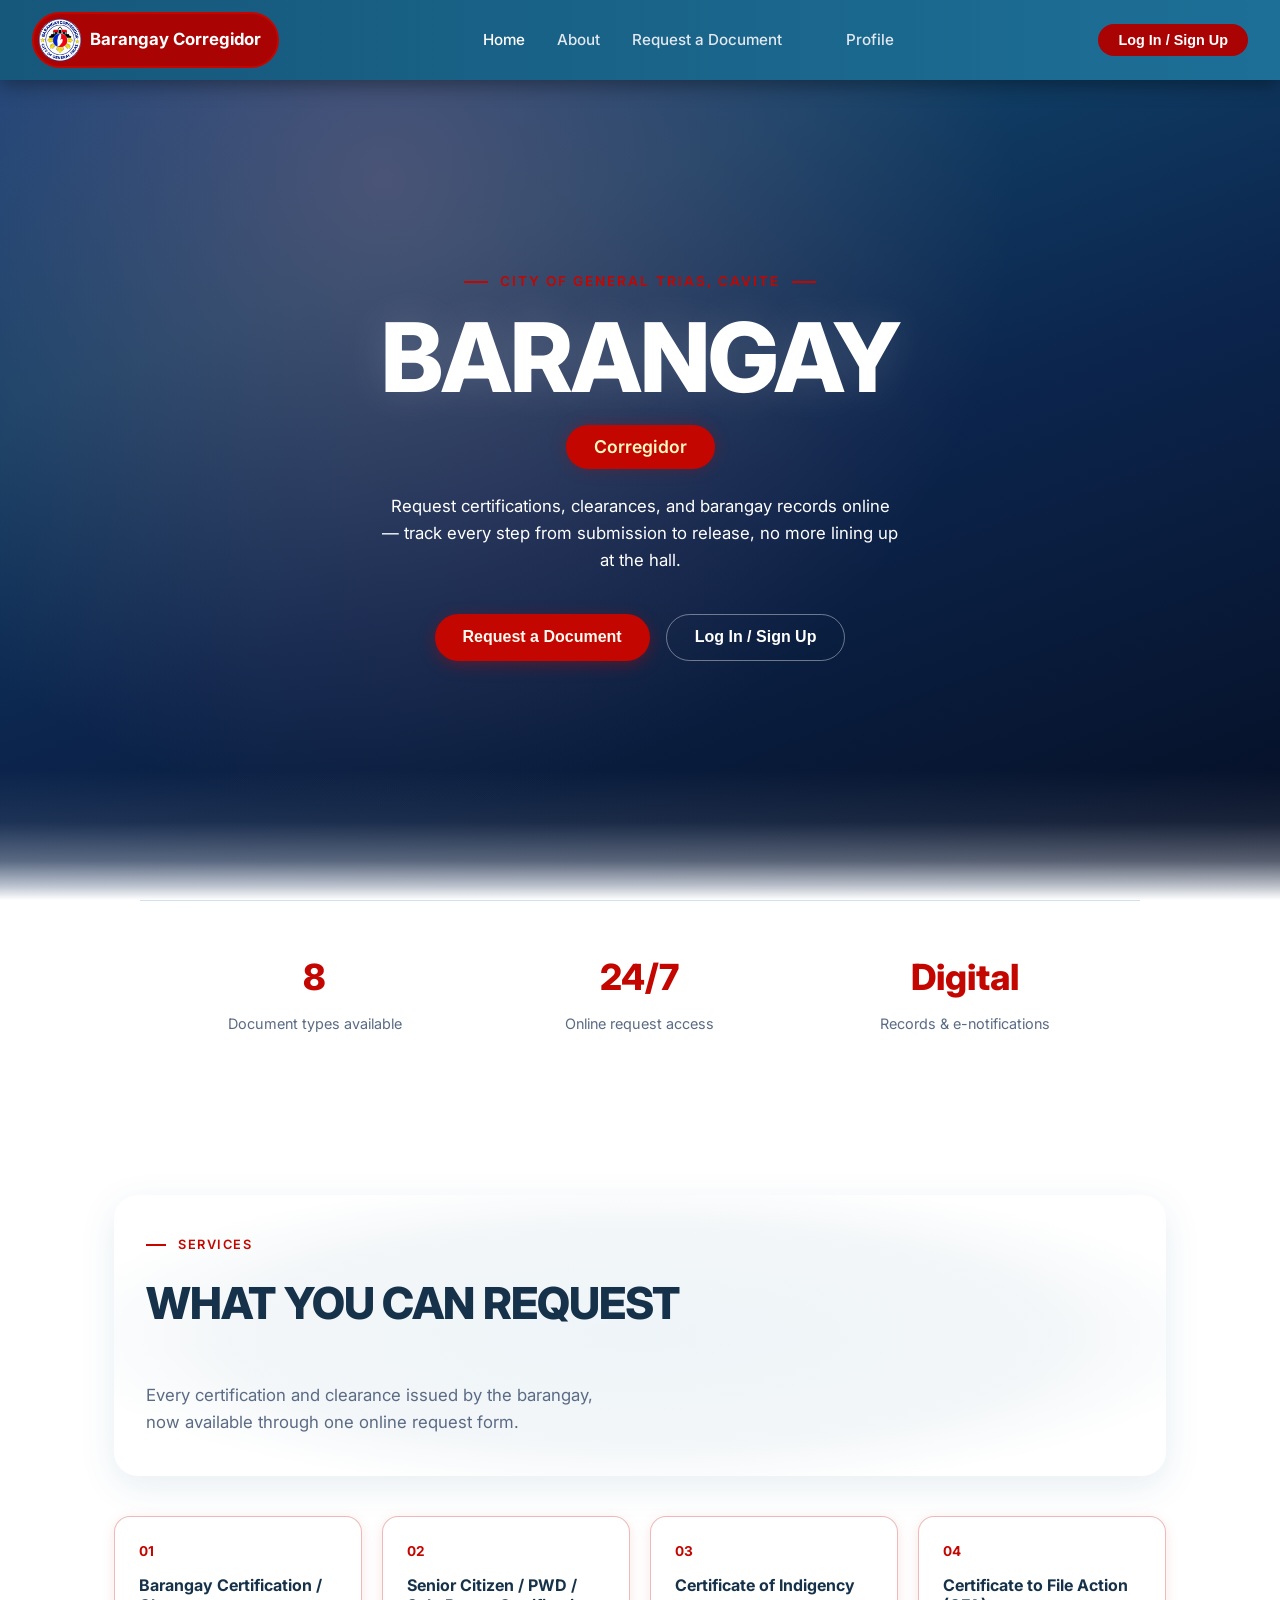
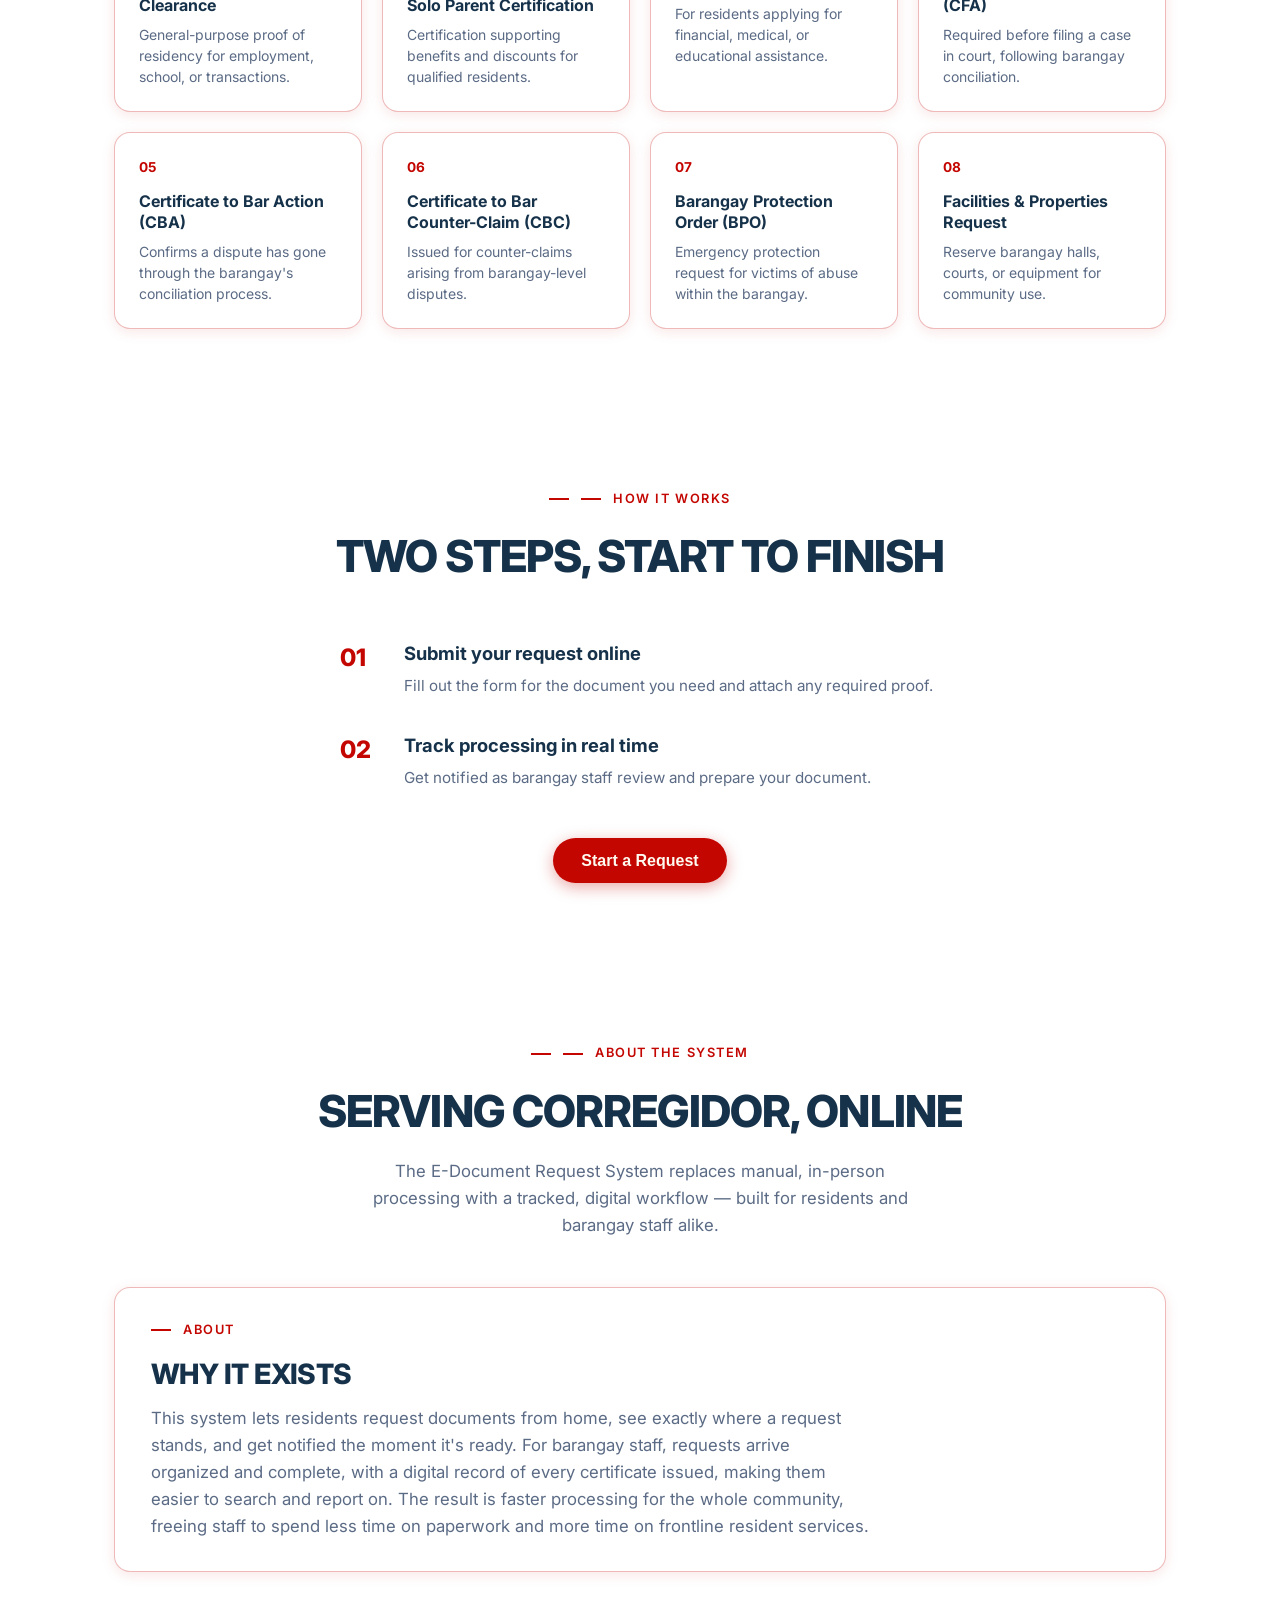
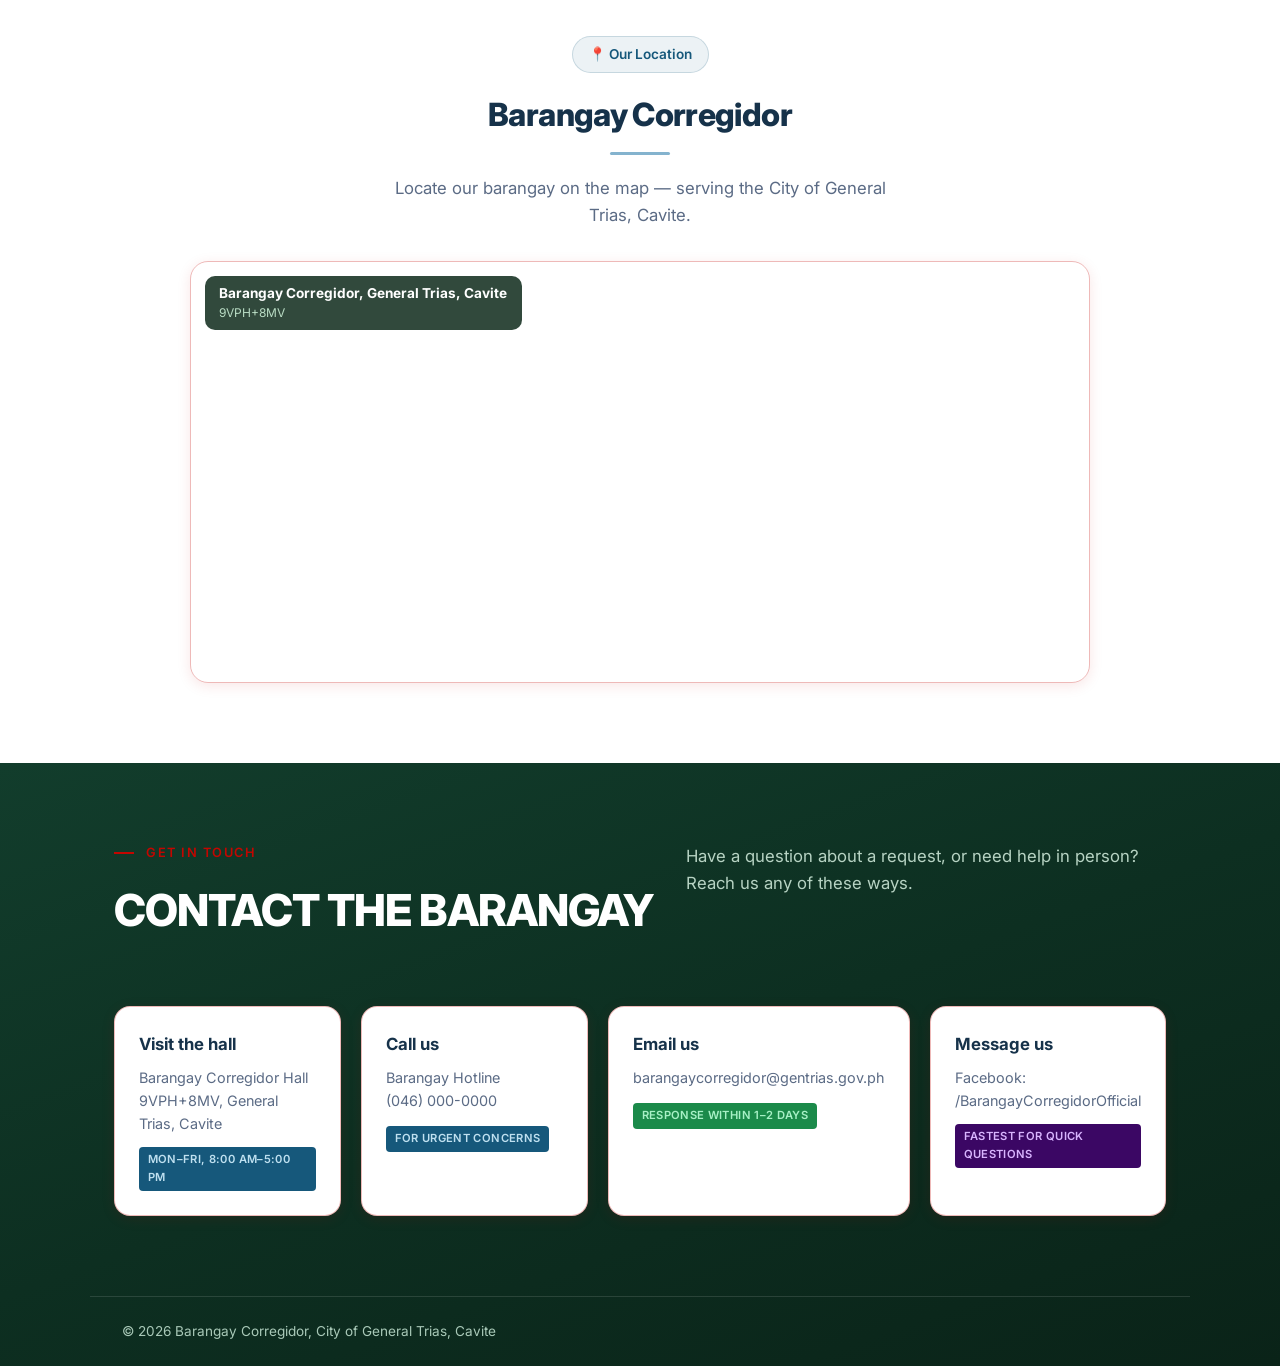
<file: RESEARCH-WEBSITE/index.html>
<!DOCTYPE html>
<html lang="en">
<head>
  <meta charset="UTF-8" />
  <meta name="viewport" content="width=device-width, initial-scale=1.0" />
  <title>Barangay Corregidor | E-Document Request System</title>
  <link rel="icon" type="image/png" href="logo-circle.png">
  <link rel="preconnect" href="https://fonts.googleapis.com">
  <link rel="preconnect" href="https://fonts.gstatic.com" crossorigin>
  <link href="https://fonts.googleapis.com/css2?family=Inter:wght@400;500;600;700;800&display=swap" rel="stylesheet">
  <link rel="stylesheet" href="style.css">
</head>
<body>

  <nav class="navbar">
    <div class="nav-brand"><img src="logo-circle.png" alt="Barangay Corregidor Seal">Barangay Corregidor</div>
    <ul class="nav-links">
      <li><a href="#" class="nav-link active" data-page="home">Home</a></li>
      <li><a href="#" class="nav-link" data-page="home" data-scroll="about">About</a></li>
      <li><a href="#" class="nav-link" data-page="request">Request a Document</a></li>
      <li><a href="#" class="nav-link" data-page="profile" id="nav-profile-link" style="display:none">Profile</a></li>
      <li><a href="#" class="nav-link" data-page="login" id="nav-login-link">Profile</a></li>
    </ul>
    <button class="nav-btn" id="nav-login-btn" onclick="showPage('login')">Log In / Sign Up</button>
    <div class="nav-user" id="nav-user">
      <span id="nav-user-name" style="font-size:0.9rem;font-weight:600"></span>
      <button class="nav-logout" onclick="handleLogout()">Log Out</button>
    </div>
  </nav>

  <div id="home" class="page active">

    <section class="hero">
      <div class="hero-label">City of General Trias, Cavite</div>
      <h1>BARANGAY</h1>
      <div class="hero-badge">Corregidor</div>
      <p class="hero-desc">
        Request certifications, clearances, and barangay records online — track every step from submission to release, no more lining up at the hall.
      </p>
      <div class="hero-buttons">
        <button class="btn btn-primary" onclick="showPage('request')">Request a Document</button>
        <button class="btn btn-outline" onclick="showPage('login')">Log In / Sign Up</button>
      </div>
    </section>

    <div class="stats">
      <div class="stat-item">
        <div class="stat-value">8</div>
        <div class="stat-label">Document types available</div>
      </div>
      <div class="stat-item">
        <div class="stat-value">24/7</div>
        <div class="stat-label">Online request access</div>
      </div>
      <div class="stat-item">
        <div class="stat-value">Digital</div>
        <div class="stat-label">Records & e-notifications</div>
      </div>
    </div>

    <section class="section" id="services">
      <div class="header-glow">
        <div class="section-header row">
          <div>
            <div class="section-label">Services</div>
            <h2 class="section-title">WHAT YOU CAN REQUEST</h2>
          </div>
          <p class="section-desc">
            Every certification and clearance issued by the barangay, now available through one online request form.
          </p>
        </div>
      </div>

      <div class="services-grid">
        <div class="service-card">
          <div class="service-num">01</div>
          <div class="service-title">Barangay Certification / Clearance</div>
          <p class="service-desc">General-purpose proof of residency for employment, school, or transactions.</p>
        </div>

        <div class="service-card">
          <div class="service-num">02</div>
          <div class="service-title">Senior Citizen / PWD / Solo Parent Certification</div>
          <p class="service-desc">Certification supporting benefits and discounts for qualified residents.</p>
        </div>

        <div class="service-card">
          <div class="service-num">03</div>
          <div class="service-title">Certificate of Indigency</div>
          <p class="service-desc">For residents applying for financial, medical, or educational assistance.</p>
        </div>

        <div class="service-card">
          <div class="service-num">04</div>
          <div class="service-title">Certificate to File Action (CFA)</div>
          <p class="service-desc">Required before filing a case in court, following barangay conciliation.</p>
        </div>

        <div class="service-card">
          <div class="service-num">05</div>
          <div class="service-title">Certificate to Bar Action (CBA)</div>
          <p class="service-desc">Confirms a dispute has gone through the barangay's conciliation process.</p>
        </div>

        <div class="service-card">
          <div class="service-num">06</div>
          <div class="service-title">Certificate to Bar Counter-Claim (CBC)</div>
          <p class="service-desc">Issued for counter-claims arising from barangay-level disputes.</p>
        </div>

        <div class="service-card">
          <div class="service-num">07</div>
          <div class="service-title">Barangay Protection Order (BPO)</div>
          <p class="service-desc">Emergency protection request for victims of abuse within the barangay.</p>
        </div>

        <div class="service-card">
          <div class="service-num">08</div>
          <div class="service-title">Facilities & Properties Request</div>
          <p class="service-desc">Reserve barangay halls, courts, or equipment for community use.</p>
        </div>
      </div>
    </section>

    <section class="section" id="how">
      <div class="section-header" style="text-align:center">
        <div class="section-label" style="justify-content:center">
          <span style="width:20px;height:2px;background:var(--gold)"></span>
          How it works
        </div>
        <h2 class="section-title">TWO STEPS, START TO FINISH</h2>
      </div>

      <div class="steps">
        <div class="step">
          <div class="step-num">01</div>
          <div class="step-content">
            <h3>Submit your request online</h3>
            <p>Fill out the form for the document you need and attach any required proof.</p>
          </div>
        </div>
        <div class="step">
          <div class="step-num">02</div>
          <div class="step-content">
            <h3>Track processing in real time</h3>
            <p>Get notified as barangay staff review and prepare your document.</p>
          </div>
        </div>
      </div>

      <div class="how-cta">
        <button class="btn btn-primary" onclick="showPage('request')">Start a Request</button>
      </div>
    </section>

    <section class="section" id="about">
      <div class="section-header" style="text-align:center">
        <div class="section-label" style="justify-content:center">
          <span style="width:20px;height:2px;background:var(--gold)"></span>
          About the system
        </div>
        <h2 class="section-title">SERVING CORREGIDOR, ONLINE</h2>
        <p class="section-desc" style="margin:0.75rem auto 0; max-width:560px">
          The E-Document Request System replaces manual, in-person processing with a tracked, digital workflow — built for residents and barangay staff alike.
        </p>
      </div>

      <div class="about-highlight" style="margin-top:3rem">
        <div class="section-label">ABOUT</div>
        <h2 class="section-title" style="font-size:1.75rem; margin-bottom:0.5rem">WHY IT EXISTS</h2>
        <p class="section-desc" style="max-width:720px">
          This system lets residents request documents from home, see exactly where a request stands, and get notified the moment it's ready. For barangay staff, requests arrive organized and complete, with a digital record of every certificate issued, making them easier to search and report on. The result is faster processing for the whole community, freeing staff to spend less time on paperwork and more time on frontline resident services.
        </p>
      </div>

      <div class="location-block">
        <div class="location-badge">📍 Our Location</div>
        <h2 class="section-title" style="font-size:2rem">Barangay Corregidor</h2>
        <div class="location-underline"></div>
        <p class="section-desc" style="margin:0 auto 2rem; max-width:520px; text-align:center">
          Locate our barangay on the map — serving the City of General Trias, Cavite.
        </p>
        <div class="map-card">
          <div class="map-label">
            <strong>Barangay Corregidor, General Trias, Cavite</strong>
            <span>9VPH+8MV</span>
          </div>
          <iframe
            class="map-frame"
            src="https://www.google.com/maps?q=9VPH%2B8MV,+General+Trias,+Cavite&output=embed"
            allowfullscreen
            loading="lazy"
            referrerpolicy="no-referrer-when-downgrade">
          </iframe>
        </div>
      </div>
    </section>

    <footer class="site-footer" id="contact">
      <div class="section footer-inner">
        <div class="section-header row">
          <div>
            <div class="section-label">Get in touch</div>
            <h2 class="section-title">CONTACT THE BARANGAY</h2>
          </div>
          <p class="section-desc">
            Have a question about a request, or need help in person? Reach us any of these ways.
          </p>
        </div>

        <div class="contact-grid">
          <div class="contact-card">
            <h3>Visit the hall</h3>
            <p>Barangay Corregidor Hall<br>9VPH+8MV, General Trias, Cavite</p>
            <span class="contact-tag tag-blue">MON–FRI, 8:00 AM–5:00 PM</span>
          </div>
          <div class="contact-card">
            <h3>Call us</h3>
            <p>Barangay Hotline<br>(046) 000-0000</p>
            <span class="contact-tag tag-blue">FOR URGENT CONCERNS</span>
          </div>
          <div class="contact-card">
            <h3>Email us</h3>
            <p>barangaycorregidor@gentrias.gov.ph</p>
            <span class="contact-tag tag-green">RESPONSE WITHIN 1–2 DAYS</span>
          </div>
          <div class="contact-card">
            <h3>Message us</h3>
            <p>Facebook:<br>/BarangayCorregidorOfficial</p>
            <span class="contact-tag tag-purple">FASTEST FOR QUICK QUESTIONS</span>
          </div>
        </div>
      </div>

      <div class="footer-bottom">
        <span>© 2026 Barangay Corregidor, City of General Trias, Cavite</span>
      </div>
    </footer>
  </div>

  <div id="request" class="page">
    <div class="form-container">
      <div class="form-header">
        <div class="section-label" style="justify-content:center; color:var(--gold)">
          <span style="width:20px;height:2px;background:var(--gold);margin-right:0.5rem"></span>
          Document Request
        </div>
        <h1 class="section-title" style="font-size:2.5rem">TELL US WHAT YOU NEED</h1>
        <p class="section-desc" style="margin:0.5rem auto 0">
          Fill in your details and the document you're requesting. You can track your request in your profile once it's submitted.
        </p>
      </div>

      <form class="form-card" onsubmit="handleSubmit(event)">
        <div class="form-group">
          <label>Document Type</label>
          <select id="req-doctype" required>
            <option value="" disabled selected>Select a document</option>
            <option>Barangay Certification / Clearance</option>
            <option>Senior Citizen / PWD / Solo Parent Certification</option>
            <option>Certificate of Indigency</option>
            <option>Certificate to File Action (CFA)</option>
            <option>Certificate to Bar Action (CBA)</option>
            <option>Certificate to Bar Counter-Claim (CBC)</option>
            <option>Barangay Protection Order (BPO)</option>
            <option>Facilities & Properties Request</option>
          </select>
        </div>

        <div class="form-row">
          <div class="form-group">
            <label>First Name</label>
            <input type="text" id="req-firstname" placeholder="Juan" required />
          </div>
          <div class="form-group">
            <label>Last Name</label>
            <input type="text" id="req-lastname" placeholder="Dela Cruz" required />
          </div>
        </div>

        <div class="form-group">
          <label>Complete Address</label>
          <input type="text" id="req-address" placeholder="House no., street, Barangay Corregidor" required />
        </div>

        <div class="form-row">
          <div class="form-group">
            <label>Contact Number</label>
            <input type="tel" id="req-contact" placeholder="09XX XXX XXXX" required />
          </div>
          <div class="form-group">
            <label>Email Address</label>
            <input type="email" id="req-email" placeholder="you@email.com" required />
          </div>
        </div>

        <div class="form-group">
          <label>Purpose</label>
          <input type="text" id="req-purpose" placeholder="e.g. Employment requirement, school requirement, financial assistance" />
        </div>

        <div class="form-group">
          <label>Upload Supporting ID / Proof (Optional)</label>
          <div class="file-input-wrap">
            <label class="file-btn" for="file-upload">Choose File</label>
            <input type="file" id="file-upload" onchange="updateFileName(this)" />
            <span class="file-name" id="file-name">No file chosen</span>
          </div>
        </div>

        <button type="submit" class="btn btn-primary submit-btn">Submit Request</button>
        <p class="form-note">You can track your request in your profile once it's submitted.</p>
      </form>
    </div>
  </div>

  <div id="login" class="page">
    <div class="auth-container">
      <h1 class="section-title" style="font-size:2.5rem; margin-bottom:0.5rem">RESIDENT ACCESS</h1>
      <p class="section-desc" style="margin:0 auto 1.5rem">
        Log in to track your requests, or create an account to get started.
      </p>

      <div class="auth-tabs">
        <button class="auth-tab active" id="tab-login" onclick="switchAuth('login')">Log In</button>
        <button class="auth-tab" id="tab-signup" onclick="switchAuth('signup')">Sign Up</button>
      </div>

      <form class="auth-card" id="login-form" onsubmit="handleLogin(event)">
        <div class="login-hint">
          Don't have an account yet? Sign up first.
        </div>
        <p class="auth-error" id="login-error"></p>
        <div class="form-group">
          <label>Email Address</label>
          <input type="email" id="login-email" placeholder="you@email.com" required />
        </div>
        <div class="form-group">
          <label>Password</label>
          <input type="password" id="login-password" placeholder="••••••••" required />
        </div>
        <button type="submit" class="btn btn-primary submit-btn">Log In</button>
        <p class="auth-footer">Don't have an account? <a href="#" onclick="switchAuth('signup'); return false;">Sign up</a></p>
      </form>

      <form class="auth-card" id="signup-form" style="display:none" onsubmit="handleSignup(event)">
        <p class="auth-error" id="signup-error"></p>
        <div class="form-row">
          <div class="form-group">
            <label>First Name</label>
            <input type="text" id="signup-firstname" placeholder="Juan" required />
          </div>
          <div class="form-group">
            <label>Last Name</label>
            <input type="text" id="signup-lastname" placeholder="Dela Cruz" required />
          </div>
        </div>
        <div class="form-group">
          <label>Email Address</label>
          <input type="email" id="signup-email" placeholder="you@email.com" required />
        </div>
        <div class="form-group">
          <label>Password</label>
          <input type="password" id="signup-password" placeholder="••••••••" required />
        </div>
        <div class="form-group">
          <label>Confirm Password</label>
          <input type="password" id="signup-confirm" placeholder="••••••••" required />
        </div>
        <button type="submit" class="btn btn-primary submit-btn">Create Account</button>
        <p class="auth-footer">Already have an account? <a href="#" onclick="switchAuth('login'); return false;">Log in</a></p>
      </form>
    </div>
  </div>

  <!-- ========== RESIDENT PROFILE PAGE ========== -->
  <div id="profile" class="page">
    <div style="max-width:800px;margin:0 auto">
      <div class="profile-header">
        <div class="profile-user">
          <div class="profile-avatar" id="profile-avatar">JD</div>
          <div>
            <div class="profile-name" id="profile-fullname">Juan Dela Cruz</div>
            <div class="profile-meta">Resident of Barangay Corregidor • Member since 2026</div>
          </div>
        </div>
        <div class="profile-actions">
          <button class="btn btn-primary" onclick="showPage('request')">New Request</button>
        </div>
      </div>

      <div class="section-label" style="margin-bottom:0.75rem">My Requests</div>
      <h2 class="section-title" style="font-size:1.75rem;margin-bottom:1.5rem">TRACK YOUR DOCUMENTS</h2>

      <div class="request-card">
        <div class="request-card-top">
          <div>
            <div class="request-card-title">Barangay Certification / Clearance</div>
            <div class="request-card-date">Filed on Aug 17, 2026</div>
          </div>
          <span class="status-badge status-pending">Pending</span>
        </div>
        <div class="progress-bar">
          <div class="progress-step active"><div class="dot"></div>Pending</div>
          <div class="progress-step"><div class="dot"></div>Processing</div>
          <div class="progress-step"><div class="dot"></div>Ready for Pickup</div>
        </div>
      </div>

      <div class="request-card">
        <div class="request-card-top">
          <div>
            <div class="request-card-title">Certificate of Indigency</div>
            <div class="request-card-date">Filed on Aug 15, 2026</div>
          </div>
          <span class="status-badge status-processing">Processing</span>
        </div>
        <div class="progress-bar">
          <div class="progress-step done"><div class="dot"></div>Pending</div>
          <div class="progress-step active"><div class="dot"></div>Processing</div>
          <div class="progress-step"><div class="dot"></div>Ready for Pickup</div>
        </div>
      </div>

      <div class="request-card">
        <div class="request-card-top">
          <div>
            <div class="request-card-title">Senior Citizen Certification</div>
            <div class="request-card-date">Filed on Aug 10, 2026</div>
          </div>
          <span class="status-badge status-ready">Ready for release</span>
        </div>
        <div class="progress-bar">
          <div class="progress-step done"><div class="dot"></div>Pending</div>
          <div class="progress-step done"><div class="dot"></div>Processing</div>
          <div class="progress-step active"><div class="dot"></div>Ready for Pickup</div>
        </div>
      </div>
    </div>
  </div>

  <script src="requests-data.js"></script>
  <script src="index.js"></script>
</body>
</html>
</file>
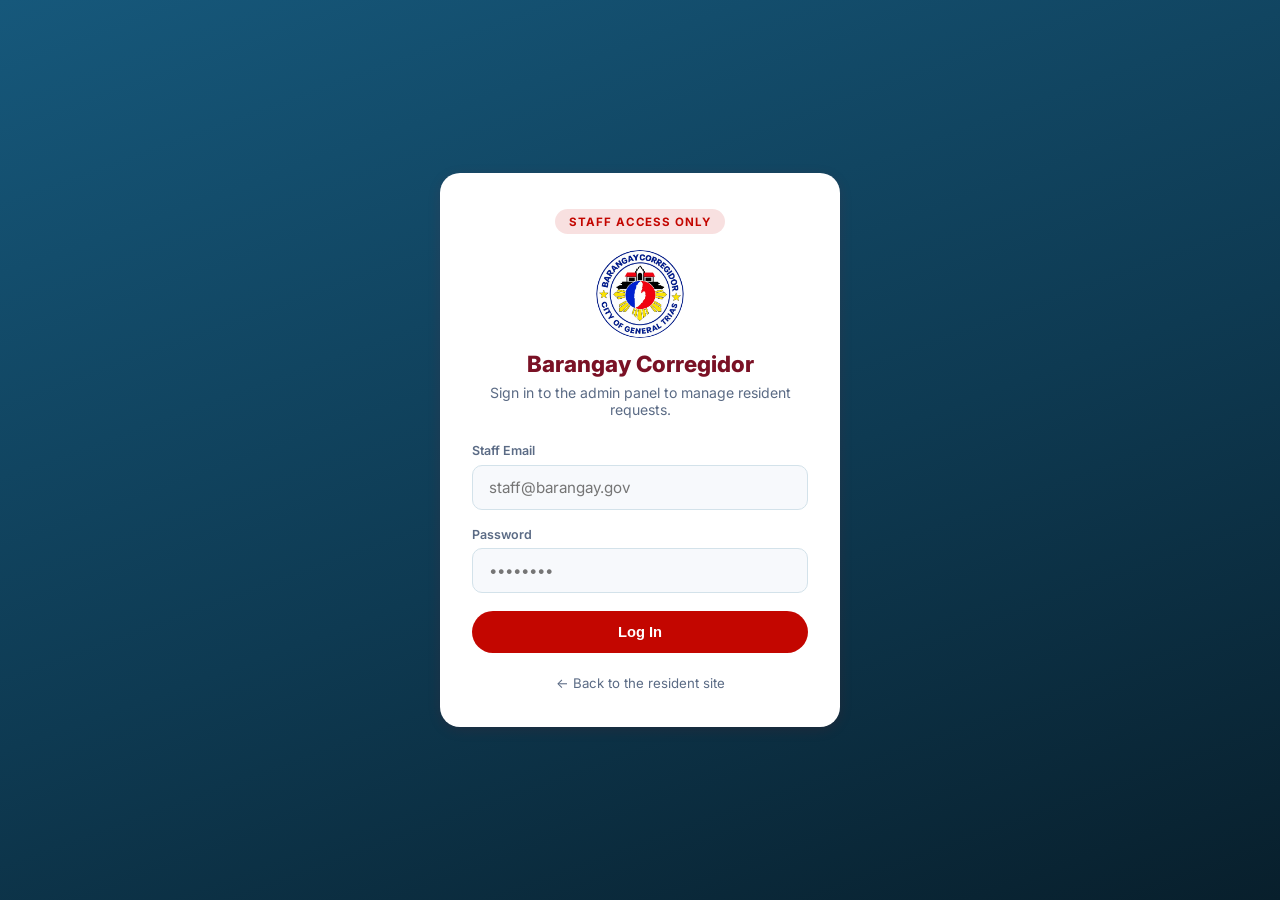
<file: RESEARCH-WEBSITE/admin-login.html>
<!DOCTYPE html>
<html lang="en">
<head>
  <meta charset="UTF-8">
  <meta name="viewport" content="width=device-width, initial-scale=1.0">
  <title>Staff Login — Barangay Corregidor Admin</title>
  <link rel="icon" type="image/png" href="logo-circle.png">
  <link rel="preconnect" href="https://fonts.googleapis.com">
  <link rel="preconnect" href="https://fonts.gstatic.com" crossorigin>
  <link href="https://fonts.googleapis.com/css2?family=Inter:wght@400;500;600;700;800&display=swap" rel="stylesheet">
  <link rel="stylesheet" href="dashboard.css">
</head>
<body class="no-sidebar">
  <div class="admin-login-wrap">
    <div class="admin-login-card">
      <div class="badge">Staff Access Only</div>
      <img class="admin-login-logo" src="logo-circle.png" alt="Barangay Corregidor Seal">
      <h1>Barangay Corregidor</h1>
      <p class="sub">Sign in to the admin panel to manage resident requests.</p>

      <p class="admin-login-error" id="admin-login-error"></p>

      <form id="admin-login-form">
        <div class="form-group">
          <label>Staff Email</label>
          <input type="email" id="admin-email" placeholder="staff@barangay.gov" required />
        </div>
        <div class="form-group">
          <label>Password</label>
          <input type="password" id="admin-password" placeholder="••••••••" required />
        </div>
        <button type="submit" class="admin-login-submit">Log In</button>
      </form>

      <a href="index.html" class="admin-login-back">← Back to the resident site</a>
    </div>
  </div>

  <script>
    // Demo-only staff account. In production this checks against the
    // "staff" table in MySQL via a Java Servlet instead of a hardcoded value.
    const STAFF_ACCOUNT = { email: 'staff@barangay.gov', password: 'admin123', name: 'Staff Account' };

    document.getElementById('admin-login-form').addEventListener('submit', function (e) {
      e.preventDefault();
      const email = document.getElementById('admin-email').value.trim().toLowerCase();
      const password = document.getElementById('admin-password').value;
      const errorEl = document.getElementById('admin-login-error');
      errorEl.textContent = '';

      if (email !== STAFF_ACCOUNT.email || password !== STAFF_ACCOUNT.password) {
        errorEl.textContent = 'Incorrect staff email or password.';
        return;
      }

      if (localStorage.getItem('userRole') === 'Resident') {
        localStorage.setItem('residentSession', JSON.stringify({
          isLoggedIn: localStorage.getItem('isLoggedIn'),
          userEmail: localStorage.getItem('userEmail'),
          userRole: localStorage.getItem('userRole'),
          userName: localStorage.getItem('userName')
        }));
      }

      localStorage.setItem('isLoggedIn', 'true');
      localStorage.setItem('userEmail', email);
      localStorage.setItem('userRole', 'Staff Account');
      localStorage.setItem('userName', STAFF_ACCOUNT.name);
      window.location.href = 'dashboard.html';
    });
  </script>
</body>
</html>
</file>
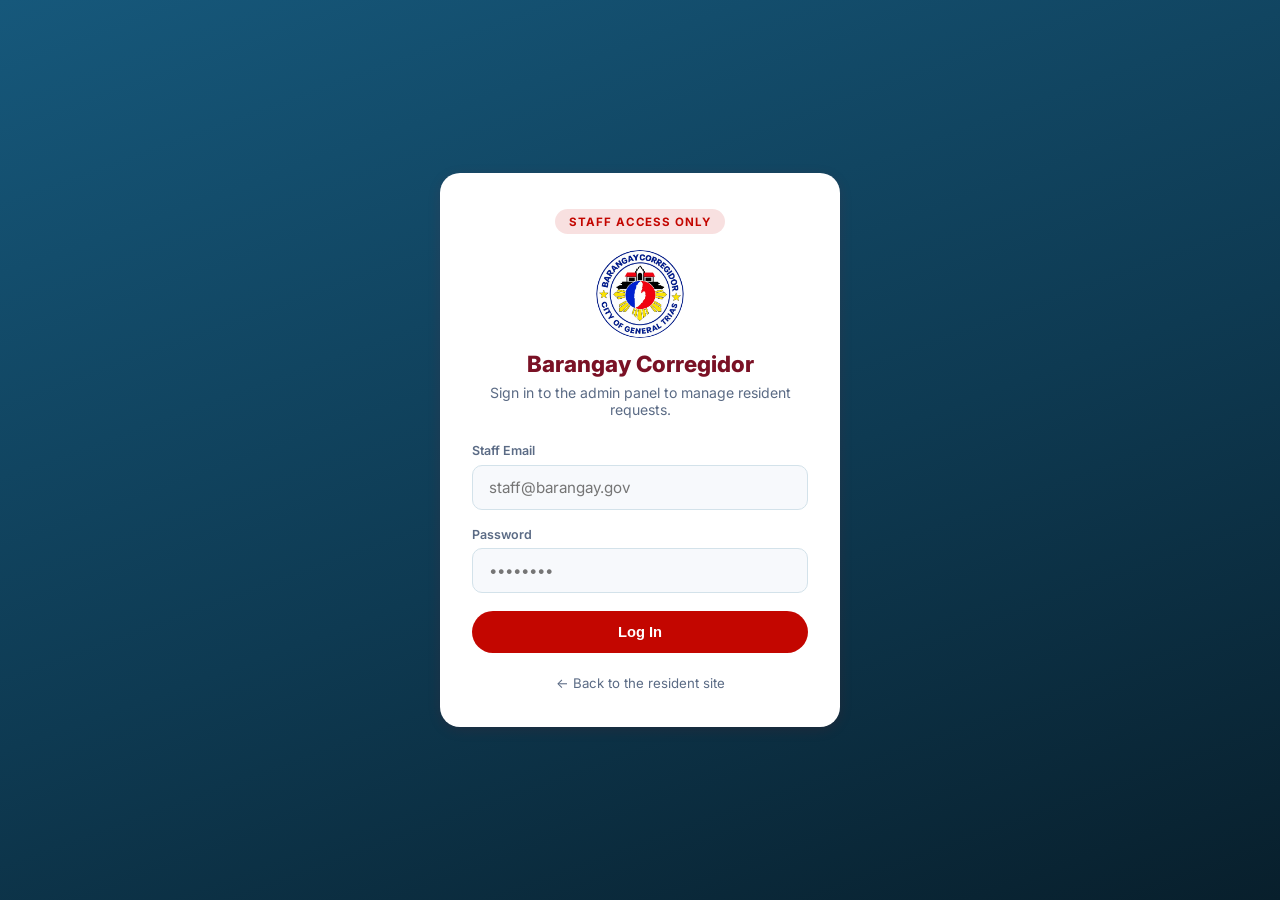
<file: RESEARCH-WEBSITE/dashboard.html>
<!DOCTYPE html>
<html lang="en">
<head>
  <meta charset="UTF-8">
  <meta name="viewport" content="width=device-width, initial-scale=1.0">
  <title>Dashboard — Barangay Corregidor Admin</title>
  <link rel="icon" type="image/png" href="logo-circle.png">
  <link rel="preconnect" href="https://fonts.googleapis.com">
  <link rel="preconnect" href="https://fonts.gstatic.com" crossorigin>
  <link href="https://fonts.googleapis.com/css2?family=Inter:wght@400;500;600;700;800&display=swap" rel="stylesheet">
  <link rel="stylesheet" href="dashboard.css">
</head>
<body>
  <aside class="sidebar">
    <div class="sidebar-header">
      <img src="logo-circle.png" alt="Barangay Corregidor Seal">
      <h2>Barangay Corregidor <span class="sidebar-subtitle">Admin Panel</span></h2>
    </div>
    <ul class="sidebar-menu">
      <li><a href="dashboard.html" class="sidebar-link selected-link">Dashboard</a></li>
      <li><a href="requests.html" class="sidebar-link">Requests</a></li>
      <li><a href="#" class="sidebar-link">Residents</a></li>
      <li><a href="#" class="sidebar-link">Reports</a></li>
      <li><a href="#" class="sidebar-link">Settings</a></li>
    </ul>
    <div class="sidebar-footer">
      <p class="sidebar-login"> Logged in as <strong class="sidebar-role" id="user-role">Staff Account</strong> </p>
      <a href="index.html" class="resident-site-link" id="resident-site-link">Resident Website</a>
      <button class="sidebar-logout-btn" id="logout-btn">Log out</button>
    </div>
  </aside>

  <header class="board-header">
    <div>
      <h1 class="request-overview">
        Requests Overview
      </h1>
      <p class="request-desc">
        Monday, August 17 — new requests waiting for verification.
      </p>
    </div>
    <input type="text" class="board-search" placeholder="Search resident" id="search-input">
  </header>

  <main>
    <article class="dash-data-container">
      <div class="dash-data">
        <p class="dash-desc"><span class="dash-text" id="stat-total">0</span>Total requests this month</p>
      </div>
      <div class="dash-data dash-data--pending">
        <p class="dash-desc"><span class="dash-text selected-text" id="stat-pending">0</span>Pending review</p>
      </div>
      <div class="dash-data dash-data--processing">
        <p class="dash-desc"><span class="dash-text" id="stat-processing">0</span>In processing</p>
      </div>
      <div class="dash-data dash-data--ready">
        <p class="dash-desc"><span class="dash-text" id="stat-ready">0</span>Ready for pickup</p>
      </div>
    </article>

    <article class="requests-container">
      <div class="requests-header">
        <h2 class="header">Pending Requests</h2>
        <a href="requests.html" class="view-all">All Requests</a>
      </div>
      <table class="requests-table">
        <thead>
          <tr class="requests-row">
            <th class="requests-cell">Resident</th>
            <th class="requests-cell">Document</th>
            <th class="requests-cell">Date Filed</th>
            <th class="requests-cell"></th>
          </tr>
        </thead>
        <tbody id="requestsBody"></tbody>
      </table>
    </article>
  </main>

  <div class="modal-overlay" id="modalOverlay">
    <div class="modal">
      <div class="modal-head">
        <h2 id="modalTitle">Request details</h2>
        <button type="button" class="modal-close" id="modalClose" aria-label="Close">✕</button>
      </div>
      <div class="modal-body" id="modalBody"></div>
    </div>
  </div>

  <script src="requests-data.js"></script>
  <script>
    (function() {
      const isLoggedIn = localStorage.getItem('isLoggedIn');
      const role = localStorage.getItem('userRole');

      if (isLoggedIn !== 'true' || role !== 'Staff Account') {
        window.location.href = 'admin-login.html';
        return;
      }

      const roleEl = document.getElementById('user-role');
      if (roleEl) roleEl.textContent = role;
    })();

    document.getElementById('logout-btn').addEventListener('click', function() {
      localStorage.removeItem('isLoggedIn');
      localStorage.removeItem('userEmail');
      localStorage.removeItem('userRole');
      window.location.href = 'admin-login.html';
    });

    document.getElementById('resident-site-link').addEventListener('click', function(e) {
      e.preventDefault();
      const session = JSON.parse(localStorage.getItem('residentSession') || 'null');

      if (session) {
        Object.entries(session).forEach(([key, value]) => localStorage.setItem(key, value));
      } else {
        ['isLoggedIn', 'userEmail', 'userRole', 'userName'].forEach(key => localStorage.removeItem(key));
      }

      localStorage.removeItem('residentSession');
      window.location.href = 'index.html';
    });

    const body = document.getElementById('requestsBody');
    const overlay = document.getElementById('modalOverlay');
    const modalTitle = document.getElementById('modalTitle');
    const modalBody = document.getElementById('modalBody');
    let currentFilter = '';

    function renderStats(all) {
      document.getElementById('stat-total').textContent = all.length;
      document.getElementById('stat-pending').textContent = all.filter(r => r.status === 'pending').length;
      document.getElementById('stat-processing').textContent = all.filter(r => r.status === 'processing').length;
      document.getElementById('stat-ready').textContent = all.filter(r => r.status === 'ready').length;
    }

    function renderTable() {
      const all = getRequests();
      renderStats(all);

      let pending = all.filter(r => r.status === 'pending');
      if (currentFilter) {
        const q = currentFilter.toLowerCase();
        pending = pending.filter(r => (r.firstName + ' ' + r.lastName).toLowerCase().includes(q));
      }

      if (pending.length === 0) {
        body.innerHTML = '<tr><td colspan="4" class="empty-state">No pending requests right now.</td></tr>';
        return;
      }

      body.innerHTML = pending.map(r => `
        <tr class="requests-row">
          <td class="requests-cell requests-resident">${r.firstName} ${r.lastName}</td>
          <td class="requests-cell requests-document">${r.docType}</td>
          <td class="requests-cell requests-date">${r.dateFiled}</td>
          <td class="view-cell">
            <a href="#" class="view" data-id="${r.id}">View</a>
          </td>
        </tr>
      `).join('');
    }

    function openModal(req) {
      modalTitle.textContent = `${req.firstName} ${req.lastName}`;
      const verified = isVerifiedResident(req.email);

      modalBody.innerHTML = `
        <div class="verify-banner ${verified ? 'verified' : 'unverified'}">
          ${verified ? '✓ Matches a registered resident account' : '⚠ No matching registered resident account found'}
        </div>
        <div class="modal-row"><span>Document requested</span><strong>${req.docType}</strong></div>
        <div class="modal-row"><span>Date filed</span><strong>${req.dateFiled}</strong></div>
        <div class="modal-row"><span>Address</span><strong>${req.address}</strong></div>
        <div class="modal-row"><span>Contact number</span><strong>${req.contact}</strong></div>
        <div class="modal-row"><span>Email</span><strong>${req.email}</strong></div>
        <div class="modal-row"><span>Purpose</span><strong>${req.purpose || '—'}</strong></div>
        <div class="modal-row"><span>Uploaded proof</span><strong>${req.proof || '—'}</strong></div>
        ${req.proofImage ? `<img src="${req.proofImage}" alt="Uploaded proof" style="width:100%;border-radius:10px;margin-top:0.75rem;display:block;" />` : ''}
        <div class="modal-actions">
          <button type="button" class="btn-reject" id="rejectBtn">Reject</button>
          <button type="button" class="btn-accept" id="acceptBtn">Accept</button>
        </div>
      `;

      document.getElementById('acceptBtn').addEventListener('click', () => {
        updateRequestStatus(req.id, 'processing');
        closeModal();
        renderTable();
      });
      document.getElementById('rejectBtn').addEventListener('click', () => {
        if (confirm('Reject this request? The resident will need to file a new request.')) {
          updateRequestStatus(req.id, 'rejected');
          closeModal();
          renderTable();
        }
      });

      overlay.classList.add('open');
    }

    function closeModal() {
      overlay.classList.remove('open');
    }

    body.addEventListener('click', (e) => {
      const link = e.target.closest('a[data-id]');
      if (!link) return;
      e.preventDefault();
      const req = getRequests().find(r => r.id === link.dataset.id);
      if (req) openModal(req);
    });

    document.getElementById('modalClose').addEventListener('click', closeModal);
    overlay.addEventListener('click', (e) => { if (e.target === overlay) closeModal(); });

    document.getElementById('search-input').addEventListener('input', (e) => {
      currentFilter = e.target.value;
      renderTable();
    });

    renderTable();
  </script>
</body>
</html>
</file>
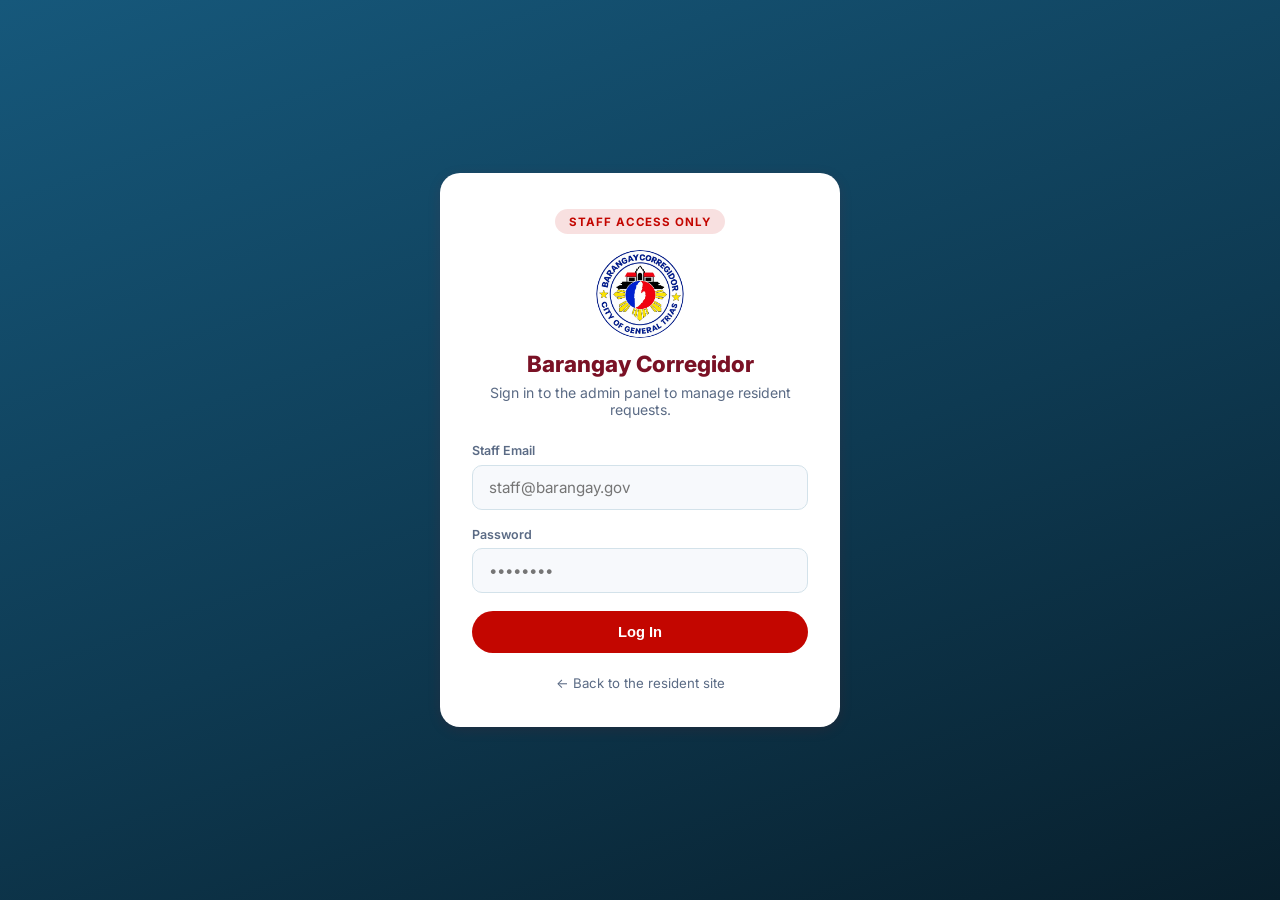
<file: RESEARCH-WEBSITE/requests.html>
<!DOCTYPE html>
<html lang="en">
<head>
  <meta charset="UTF-8">
  <meta name="viewport" content="width=device-width, initial-scale=1.0">
  <title>Requests — Barangay Corregidor Admin</title>
  <link rel="icon" type="image/png" href="logo-circle.png">
  <link rel="preconnect" href="https://fonts.googleapis.com">
  <link rel="preconnect" href="https://fonts.gstatic.com" crossorigin>
  <link href="https://fonts.googleapis.com/css2?family=Inter:wght@400;500;600;700;800&display=swap" rel="stylesheet">
  <link rel="stylesheet" href="dashboard.css">
</head>
<body>
  <aside class="sidebar">
    <div class="sidebar-header">
      <img src="logo-circle.png" alt="Barangay Corregidor Seal">
      <h2>Barangay Corregidor <span class="sidebar-subtitle">Admin Panel</span></h2>
    </div>
    <ul class="sidebar-menu">
      <li><a href="dashboard.html" class="sidebar-link">Dashboard</a></li>
      <li><a href="requests.html" class="sidebar-link selected-link">Requests</a></li>
      <li><a href="#" class="sidebar-link">Residents</a></li>
      <li><a href="#" class="sidebar-link">Reports</a></li>
      <li><a href="#" class="sidebar-link">Settings</a></li>
    </ul>
    <div class="sidebar-footer">
      <p class="sidebar-login"> Logged in as <strong class="sidebar-role" id="user-role">Staff Account</strong> </p>
      <a href="index.html" class="resident-site-link" id="resident-site-link">Resident Website</a>
      <button class="sidebar-logout-btn" id="logout-btn">Log out</button>
    </div>
  </aside>

  <header class="board-header">
    <div>
      <h1 class="request-overview">
        Accepted Requests
      </h1>
      <p class="request-desc">
        Update each request as it moves from processing to ready for pickup.
      </p>
    </div>
    <input type="text" class="board-search" placeholder="Search resident" id="search-input">
  </header>

  <main>
    <article class="dash-data-container">
      <div class="dash-data dash-data--processing">
        <p class="dash-desc"><span class="dash-text" id="stat-processing">0</span>In processing</p>
      </div>
      <div class="dash-data dash-data--ready">
        <p class="dash-desc"><span class="dash-text" id="stat-ready">0</span>Ready for pickup</p>
      </div>
    </article>

    <article class="requests-container">
      <div class="requests-header">
        <h2 class="header">All Requests</h2>
        <a href="dashboard.html" class="view-all">Back to Dashboard</a>
      </div>
      <table class="requests-table">
        <thead>
          <tr class="requests-row">
            <th class="requests-cell">Resident</th>
            <th class="requests-cell">Document</th>
            <th class="requests-cell">Date Filed</th>
            <th class="requests-cell">Status</th>
            <th class="requests-cell"></th>
          </tr>
        </thead>
        <tbody id="requestsBody"></tbody>
      </table>
    </article>
  </main>

  <div class="modal-overlay" id="modalOverlay">
    <div class="modal">
      <div class="modal-head">
        <h2 id="modalTitle">Request details</h2>
        <button type="button" class="modal-close" id="modalClose" aria-label="Close">✕</button>
      </div>
      <div class="modal-body" id="modalBody"></div>
    </div>
  </div>

  <script src="requests-data.js"></script>
  <script>
    (function() {
      const isLoggedIn = localStorage.getItem('isLoggedIn');
      const role = localStorage.getItem('userRole');

      if (isLoggedIn !== 'true' || role !== 'Staff Account') {
        window.location.href = 'admin-login.html';
        return;
      }

      const roleEl = document.getElementById('user-role');
      if (roleEl) roleEl.textContent = role;
    })();

    document.getElementById('logout-btn').addEventListener('click', function() {
      localStorage.removeItem('isLoggedIn');
      localStorage.removeItem('userEmail');
      localStorage.removeItem('userRole');
      window.location.href = 'admin-login.html';
    });

    document.getElementById('resident-site-link').addEventListener('click', function(e) {
      e.preventDefault();
      const session = JSON.parse(localStorage.getItem('residentSession') || 'null');

      if (session) {
        Object.entries(session).forEach(([key, value]) => localStorage.setItem(key, value));
      } else {
        ['isLoggedIn', 'userEmail', 'userRole', 'userName'].forEach(key => localStorage.removeItem(key));
      }

      localStorage.removeItem('residentSession');
      window.location.href = 'index.html';
    });

    const body = document.getElementById('requestsBody');
    const overlay = document.getElementById('modalOverlay');
    const modalTitle = document.getElementById('modalTitle');
    const modalBody = document.getElementById('modalBody');
    let currentFilter = '';

    function renderStats(accepted) {
      document.getElementById('stat-processing').textContent = accepted.filter(r => r.status === 'processing').length;
      document.getElementById('stat-ready').textContent = accepted.filter(r => r.status === 'ready').length;
    }

    function renderTable() {
      const all = getRequests();
      let accepted = all.filter(r => r.status === 'processing' || r.status === 'ready');
      renderStats(accepted);

      if (currentFilter) {
        const q = currentFilter.toLowerCase();
        accepted = accepted.filter(r => (r.firstName + ' ' + r.lastName).toLowerCase().includes(q));
      }

      if (accepted.length === 0) {
        body.innerHTML = '<tr><td colspan="5" class="empty-state">No accepted requests yet.</td></tr>';
        return;
      }

      body.innerHTML = accepted.map(r => `
        <tr class="requests-row">
          <td class="requests-cell requests-resident">${r.firstName} ${r.lastName}</td>
          <td class="requests-cell requests-document">${r.docType}</td>
          <td class="requests-cell requests-date">${r.dateFiled}</td>
          <td class="requests-cell">
            <span class="chip ${r.status}">${statusLabel(r.status)}</span>
          </td>
          <td class="view-cell">
            <a href="#" class="view" data-id="${r.id}">View</a>
          </td>
        </tr>
      `).join('');
    }

    function openModal(req) {
      modalTitle.textContent = `${req.firstName} ${req.lastName}`;

      modalBody.innerHTML = `
        <div class="modal-row"><span>Document requested</span><strong>${req.docType}</strong></div>
        <div class="modal-row"><span>Date filed</span><strong>${req.dateFiled}</strong></div>
        <div class="modal-row"><span>Status</span><strong>${statusLabel(req.status)}</strong></div>
        <div class="modal-row"><span>Address</span><strong>${req.address}</strong></div>
        <div class="modal-row"><span>Contact number</span><strong>${req.contact}</strong></div>
        <div class="modal-row"><span>Email</span><strong>${req.email}</strong></div>
        <div class="modal-row"><span>Purpose</span><strong>${req.purpose || '—'}</strong></div>
        <div class="modal-row"><span>Uploaded proof</span><strong>${req.proof || '—'}</strong></div>
        ${req.proofImage ? `<img src="${req.proofImage}" alt="Uploaded proof" style="width:100%;border-radius:10px;margin-top:0.75rem;display:block;" />` : ''}
        <div class="modal-actions">
          <button type="button" class="btn-status ${req.status === 'processing' ? 'current' : ''}" id="processingBtn" ${req.status === 'processing' ? 'disabled' : ''}>Processing</button>
          <button type="button" class="btn-status ${req.status === 'ready' ? 'current' : ''}" id="readyBtn" ${req.status === 'ready' ? 'disabled' : ''}>Ready for Pickup</button>
        </div>
      `;

      document.getElementById('processingBtn').addEventListener('click', () => {
        updateRequestStatus(req.id, 'processing');
        closeModal();
        renderTable();
      });
      document.getElementById('readyBtn').addEventListener('click', () => {
        updateRequestStatus(req.id, 'ready');
        closeModal();
        renderTable();
      });

      overlay.classList.add('open');
    }

    function closeModal() {
      overlay.classList.remove('open');
    }

    body.addEventListener('click', (e) => {
      const link = e.target.closest('a[data-id]');
      if (!link) return;
      e.preventDefault();
      const req = getRequests().find(r => r.id === link.dataset.id);
      if (req) openModal(req);
    });

    document.getElementById('modalClose').addEventListener('click', closeModal);
    overlay.addEventListener('click', (e) => { if (e.target === overlay) closeModal(); });

    document.getElementById('search-input').addEventListener('input', (e) => {
      currentFilter = e.target.value;
      renderTable();
    });

    renderTable();
  </script>
</body>
</html>
</file>
<file: RESEARCH-WEBSITE/style.css>
* {
      margin: 0;
      padding: 0;
      box-sizing: border-box;
    }

    :root {
      --bg: #ffffff;
      --card: #ffffff;
      --card-border: #d3e2ea;
      --blue: #16587b;
      --blue-light: #84b3ce;
      --gold: #c30600;
      --gold-hover: #c30600;
      --card-accent-border: rgba(195, 6, 0, 0.28);
      --card-accent-shadow: 0 3px 14px rgba(195, 6, 0, 0.1);
      --text: #16324a;
      --text-muted: #5b6b85;
      --white: #ffffff;
    }

    html, body {
      width: 100%;
      min-height: 100%;
      margin: 0;
      padding: 0;
      border: none;
    }

    body {
      font-family: 'Inter', system-ui, sans-serif;
      background: var(--bg);
      color: var(--text);
      line-height: 1.6;
      overflow-x: hidden;
    }

    a {
      text-decoration: none;
      color: inherit;
    }

    .navbar {
      position: fixed;
      top: 0;
      left: 0;
      right: 0;
      z-index: 1000;
      display: flex;
      align-items: center;
      justify-content: space-between;
      padding: 0.75rem 2rem;
      background: linear-gradient(90deg, #16587b 0%, #1d6f97 100%);
      box-shadow: 0 4px 20px rgba(0,0,0,0.4);
    }

    .nav-brand {
      display: flex;
      align-items: center;
      gap: 0.6rem;
      color: #ffffff;
      font-weight: 700;
      font-size: 1.05rem;
      border: 2px solid #c30600;
      border-radius: 999px;
      padding: 0.3rem 1rem 0.3rem 0.3rem;
      background: rgb(170, 3, 3);
    }

    .nav-brand img {
      height: 42px;
      width: 42px;
      object-fit: contain;
    }

    .nav-links {
      display: flex;
      gap: 2rem;
      list-style: none;
    }

    .nav-links a {
      color: #e2e8f0;
      font-weight: 500;
      font-size: 0.95rem;
      transition: color 0.2s;
    }

    .nav-links a:hover,
    .nav-links a.active {
      color: white;
    }

    .nav-btn {
      background: white;
      color: #ffffff;
      padding: 0.5rem 1.25rem;
      border-radius: 999px;
      font-weight: 600;
      font-size: 0.9rem;
      border: none;
      cursor: pointer;
      transition: all 0.2s;
      background: rgb(170, 3, 3);
    }

    .nav-btn:hover {
      background: #f1f5f9;
      transform: translateY(-1px);
    }

    .hero {
      width: calc(100% + 3rem);
      min-height: 100vh;
      margin: -6rem -1.5rem 0;
      display: flex;
      flex-direction: column;
      align-items: center;
      justify-content: center;
      text-align: center;
      padding: 6rem 1.5rem 4rem;
      position: relative;
      overflow: hidden;
      color: white;
      border: none;
      border-radius: 0;
      background: linear-gradient(160deg, #11407a 0%, #103f66 30%, #0c254d 55%, #081835 80%, #050d22 100%);
    }

    .hero::before {
      content: '';
      position: absolute;
      inset: 0;
      background: radial-gradient(circle at 30% 20%, rgba(206,132,145,0.3), transparent 55%);
      z-index: 0;
    }

    .hero > * {
      position: relative;
      z-index: 1;
    }

    .hero::after {
      content: '';
      position: absolute;
      left: 0;
      right: 0;
      bottom: 0;
      height: 130px;
      background: linear-gradient(
        180deg,
        rgba(238,242,248,0) 0%,
        rgba(238,242,248,0.08) 40%,
        rgba(238,242,248,0.35) 70%,
        rgba(238,242,248,0.75) 88%,
        var(--bg) 100%
      );
      z-index: 1;
      pointer-events: none;
    }

    .hero-label {
      display: flex;
      align-items: center;
      gap: 0.75rem;
      color: var(--gold);
      font-size: 0.85rem;
      font-weight: 600;
      letter-spacing: 0.15em;
      text-transform: uppercase;
      margin-bottom: 1rem;
    }

    .hero-label::before,
    .hero-label::after {
      content: '';
      width: 24px;
      height: 2px;
      background: var(--gold);
    }

    .hero h1 {
      font-size: clamp(3.5rem, 10vw, 6rem);
      font-weight: 800;
      letter-spacing: -0.02em;
      line-height: 1;
      margin-bottom: 1.25rem;
      text-shadow: 0 0 40px rgba(255,255,255,0.15);
    }

    .hero-badge {
      display: inline-block;
      background: #c30600;
      color: #fef9c3;
      padding: 0.5rem 1.75rem;
      border-radius: 999px;
      font-weight: 600;
      font-size: 1.1rem;
      margin-bottom: 1.5rem;
      box-shadow: 0 0 16px rgba(195, 6, 0, 0.25);
    }

    .hero-desc {
      max-width: 520px;
      color: #ffffff;
      font-size: 1.05rem;
      margin-bottom: 2.5rem;
    }

    .hero-buttons {
      display: flex;
      gap: 1rem;
      flex-wrap: wrap;
      justify-content: center;
    }

    .btn {
      padding: 0.85rem 1.75rem;
      border-radius: 999px;
      font-weight: 600;
      font-size: 1rem;
      border: none;
      cursor: pointer;
      transition: all 0.2s;
      display: inline-flex;
      align-items: center;
      justify-content: center;
    }

    .btn-primary {
      background: var(--gold);
      color: #fffaf0;
      box-shadow: 0 4px 16px rgba(195, 6, 0, 0.35);
    }

    .btn-primary:hover {
      background: var(--gold-hover);
      transform: translateY(-2px);
      box-shadow: 0 6px 20px rgba(195, 6, 0, 0.45);
    }

    .btn-outline {
      background: transparent;
      color: white;
      border: 1.5px solid rgba(255,255,255,0.4);
    }

    .btn-outline:hover {
      border-color: rgba(255,255,255,0.7);
      background: rgba(255,255,255,0.08);
    }

    .stats {
      display: grid;
      grid-template-columns: repeat(3, 1fr);
      gap: 1.5rem;
      max-width: 1000px;
      margin: 0 auto;
      padding: 3rem 1.5rem 5rem;
      border-top: 1px solid var(--card-border);
    }

    .stat-item {
      text-align: center;
    }

    .stat-value {
      font-size: 2.25rem;
      font-weight: 800;
      color: var(--gold);
      margin-bottom: 0.35rem;
    }

    .stat-label {
      font-size: 0.9rem;
      color: var(--text-muted);
    }

    .section {
      padding: 5rem 1.5rem;
      max-width: 1100px;
      margin: 0 auto;
    }

    .section-header {
      margin-bottom: 3rem;
    }

    .section-label {
      display: flex;
      align-items: center;
      gap: 0.75rem;
      color: var(--gold);
      font-size: 0.8rem;
      font-weight: 600;
      letter-spacing: 0.12em;
      text-transform: uppercase;
      margin-bottom: 0.75rem;
    }

    .section-label::before {
      content: '';
      width: 20px;
      height: 2px;
      background: var(--gold);
    }

    .section-title {
      font-size: clamp(2rem, 5vw, 2.75rem);
      font-weight: 800;
      letter-spacing: -0.02em;
      margin-bottom: 0.75rem;
    }

    .section-desc {
      color: var(--text-muted);
      max-width: 480px;
      font-size: 1.05rem;
    }

    .section-header.row {
      display: flex;
      justify-content: space-between;
      align-items: flex-start;
      gap: 2rem;
      flex-wrap: wrap;
    }

    .header-glow {
      position: relative;
      border-radius: 24px;
      padding: 2.5rem 2rem;
      margin-bottom: 2.5rem;
      background: radial-gradient(ellipse at center, rgba(132,179,206,0.14) 0%, rgba(22,88,123,0.05) 55%, transparent 80%);
      box-shadow: 0 10px 36px rgba(22,88,123,0.10);
    }

    .header-glow .section-header.row {
      margin-bottom: 0;
    }

    .services-grid {
      display: grid;
      grid-template-columns: repeat(4, 1fr);
      gap: 1.25rem;
    }

    .service-card {
      background: var(--card);
      border: 1px solid var(--card-border);
      border-radius: 16px;
      padding: 1.5rem;
      user-select: none;
      cursor: pointer;
      box-shadow: 0 2px 12px rgba(22,88,123,0.06);
      transition: box-shadow 0.15s ease, transform 0.15s ease;
    }

    .service-card:hover {
      box-shadow: 0 8px 22px rgba(22,88,123,0.14);
      transform: translateY(-3px);
    }

    .service-card:active {
      box-shadow: 0 2px 8px rgba(22,88,123,0.18);
      transform: translateY(0);
    }

    .about-highlight {
      background: var(--card);
      border: 1px solid var(--card-border);
      border-radius: 16px;
      padding: 2rem 2.25rem;
      box-shadow: 0 2px 12px rgba(22,88,123,0.06);
      transition: border-color 0.2s ease, box-shadow 0.2s ease, transform 0.2s ease;
    }

    .about-highlight:hover {
      border-color: rgba(195,6,0,0.35);
      box-shadow: 0 8px 24px rgba(195,6,0,0.12);
      transform: translateY(-3px);
    }

    .service-num {
      font-size: 0.85rem;
      font-weight: 700;
      color: var(--gold);
      margin-bottom: 0.75rem;
    }

    .service-title {
      font-size: 1rem;
      font-weight: 700;
      margin-bottom: 0.5rem;
      line-height: 1.3;
    }

    .service-desc {
      font-size: 0.875rem;
      color: var(--text-muted);
      line-height: 1.5;
    }

    .service-tag {
      display: inline-block;
      margin-top: 1rem;
      background: #16587b;
      color: #bfe0f0;
      font-size: 0.7rem;
      font-weight: 600;
      padding: 0.25rem 0.6rem;
      border-radius: 4px;
      letter-spacing: 0.03em;
    }

    .steps {
      display: flex;
      flex-direction: column;
      gap: 2rem;
      max-width: 600px;
      margin: 0 auto 3rem;
    }

    .step {
      display: flex;
      gap: 1.5rem;
      align-items: flex-start;
    }

    .step-num {
      font-size: 1.5rem;
      font-weight: 800;
      color: var(--gold);
      min-width: 2.5rem;
    }

    .step-content h3 {
      font-size: 1.15rem;
      font-weight: 700;
      margin-bottom: 0.35rem;
    }

    .step-content p {
      color: var(--text-muted);
      font-size: 0.95rem;
    }

    .how-cta {
      text-align: center;
    }

    .about-grid {
      display: grid;
      grid-template-columns: repeat(3, 1fr);
      gap: 1.25rem;
      margin-top: 2.5rem;
    }

    .about-card {
      background: var(--card);
      border: 1px solid var(--card-border);
      border-radius: 16px;
      padding: 1.75rem;
      box-shadow: 0 2px 12px rgba(22,88,123,0.06);
    }

    .about-card h3 {
      font-size: 1.1rem;
      font-weight: 700;
      margin-bottom: 0.75rem;
    }

    .about-card p {
      font-size: 0.9rem;
      color: var(--text-muted);
      line-height: 1.55;
    }

    .contact-grid {
      display: grid;
      grid-template-columns: repeat(4, 1fr);
      gap: 1.25rem;
    }

    .location-block {
      margin-top: 4rem;
      text-align: center;
    }

    .location-block .section-title {
      transition: color 0.2s ease, transform 0.2s ease;
    }

    .location-block:hover .section-title {
      color: var(--gold);
      transform: translateY(-2px);
    }

    .location-badge {
      display: inline-flex;
      align-items: center;
      gap: 0.4rem;
      background: rgba(22,88,123,0.08);
      color: var(--blue);
      border: 1px solid rgba(22,88,123,0.18);
      padding: 0.4rem 1rem;
      border-radius: 999px;
      font-weight: 600;
      font-size: 0.85rem;
      margin-bottom: 1rem;
    }

    .location-underline {
      width: 60px;
      height: 3px;
      background: var(--blue-light);
      margin: 0.5rem auto 1.25rem;
      border-radius: 2px;
      transition: width 0.2s ease, background-color 0.2s ease;
    }

    .location-block:hover .location-underline {
      width: 90px;
      background: var(--gold);
    }

    .map-card {
      position: relative;
      max-width: 900px;
      margin: 0 auto;
      border-radius: 18px;
      overflow: hidden;
      border: 1px solid var(--card-border);
      box-shadow: 0 8px 28px rgba(22,88,123,0.12);
    }

    .map-frame {
      width: 100%;
      height: 420px;
      border: 0;
      display: block;
    }

    .map-label {
      position: absolute;
      top: 14px;
      left: 14px;
      z-index: 2;
      background: rgba(13,42,26,0.85);
      color: white;
      padding: 0.6rem 0.9rem;
      border-radius: 10px;
      text-align: left;
      font-size: 0.85rem;
      line-height: 1.3;
    }

    .map-label span {
      display: block;
      color: #b9dcc4;
      font-size: 0.75rem;
      margin-top: 2px;
    }

    @media (max-width: 600px) {
      .map-label { display: none; }
    }

    .contact-card {
      background: var(--card);
      border: 1px solid var(--card-border);
      border-radius: 16px;
      padding: 1.5rem;
      cursor: pointer;
      box-shadow: 0 2px 12px rgba(22,88,123,0.06);
      transition: box-shadow 0.15s ease, transform 0.15s ease;
    }

    .contact-card:hover {
      box-shadow: 0 8px 22px rgba(22,88,123,0.14);
      transform: translateY(-3px);
    }

    .contact-card:active {
      box-shadow: 0 2px 8px rgba(22,88,123,0.18);
      transform: translateY(0);
    }

    .contact-card h3 {
      font-size: 1.05rem;
      font-weight: 700;
      margin-bottom: 0.5rem;
    }

    .contact-card p {
      font-size: 0.9rem;
      color: var(--text-muted);
      margin-bottom: 0.75rem;
    }

    .contact-tag {
      display: inline-block;
      font-size: 0.7rem;
      font-weight: 600;
      padding: 0.25rem 0.55rem;
      border-radius: 4px;
      letter-spacing: 0.03em;
    }

    .tag-blue { background: #16587b; color: #bfe0f0; }
    .tag-green { background: #1b8a4a; color: #a8f0c6; }
    .tag-purple { background: #3b0764; color: #d8b4fe; }

    .site-footer {
      width: calc(100% + 3rem);
      margin: 0 -1.5rem -4rem;
      background: linear-gradient(160deg, #123d2c 0%, #0d2f21 50%, #0a2318 100%);
      color: #e8f3ec;
    }

    .footer-inner {
      padding-top: 5rem;
    }

    .site-footer .section-title {
      color: #ffffff;
    }

    .site-footer .section-desc {
      color: #b7d3c3;
    }

    .site-footer .contact-card h3 {
      color: var(--text);
    }

    .site-footer .contact-card p {
      color: var(--text-muted);
    }

    .footer-bottom {
      border-top: 1px solid rgba(255,255,255,0.12);
      padding: 1.5rem 2rem;
      display: flex;
      justify-content: space-between;
      align-items: center;
      flex-wrap: wrap;
      gap: 1rem;
      font-size: 0.85rem;
      color: #a9c9b8;
      max-width: 1100px;
      margin: 0 auto;
    }

    .page {
      display: none;
      min-height: 100vh;
      padding: 6rem 1.5rem 4rem;
    }

    .page.active {
      display: block;
    }

    .form-container {
      max-width: 560px;
      margin: 0 auto;
    }

    .form-header {
      text-align: center;
      margin-bottom: 2.5rem;
    }

    .form-header .section-label {
      justify-content: center;
    }

    .form-header .section-label::before {
      display: none;
    }

    .form-card {
      background: var(--card);
      border: 1px solid var(--card-border);
      border-radius: 20px;
      padding: 2rem;
      box-shadow: 0 4px 20px rgba(22,88,123,0.08);
    }

    .form-group {
      margin-bottom: 1.25rem;
    }

    .form-row {
      display: grid;
      grid-template-columns: 1fr 1fr;
      gap: 1rem;
    }

    label {
      display: block;
      font-size: 0.8rem;
      font-weight: 600;
      color: var(--text-muted);
      margin-bottom: 0.4rem;
      letter-spacing: 0.03em;
      text-transform: uppercase;
    }

    input, select, textarea {
      width: 100%;
      background: #f7f9fc;
      border: 1px solid var(--card-border);
      border-radius: 10px;
      padding: 0.75rem 1rem;
      color: var(--text);
      font-size: 0.95rem;
      font-family: inherit;
      transition: border-color 0.2s;
    }

    input:focus, select:focus, textarea:focus {
      outline: none;
      border-color: var(--blue-light);
    }

    input::placeholder, textarea::placeholder {
      color: #93a0b8;
    }

    select {
      appearance: none;
      background-image: url("data:image/svg+xml,%3Csvg xmlns='http://www.w3.org/2000/svg' width='12' height='12' fill='%235b6b85' viewBox='0 0 16 16'%3E%3Cpath d='M8 11L3 6h10l-5 5z'/%3E%3C/svg%3E");
      background-repeat: no-repeat;
      background-position: right 1rem center;
      cursor: pointer;
    }

    .file-input-wrap {
      display: flex;
      align-items: center;
      gap: 0.75rem;
      background: #f7f9fc;
      border: 1px solid var(--card-border);
      border-radius: 10px;
      padding: 0.5rem 0.75rem;
    }

    .file-input-wrap input[type="file"] {
      display: none;
    }

    .file-btn {
      background: #1e293b;
      color: #e2e8f0;
      padding: 0.4rem 0.9rem;
      border-radius: 6px;
      font-size: 0.85rem;
      font-weight: 500;
      cursor: pointer;
      border: none;
    }

    .file-name {
      font-size: 0.85rem;
      color: #64748b;
    }

    .submit-btn {
      width: 100%;
      margin-top: 0.5rem;
      padding: 0.95rem;
      font-size: 1.05rem;
    }

    .form-note {
      text-align: center;
      font-size: 0.85rem;
      color: var(--text-muted);
      margin-top: 1rem;
    }
    
    .auth-container {
      max-width: 420px;
      margin: 0 auto;
      text-align: center;
    }

    .auth-tabs {
      display: inline-flex;
      background: #e4e9f3;
      border-radius: 999px;
      padding: 0.3rem;
      margin-bottom: 2rem;
    }

    .auth-tab {
      padding: 0.5rem 1.5rem;
      border-radius: 999px;
      font-weight: 600;
      font-size: 0.95rem;
      border: none;
      background: transparent;
      color: var(--text-muted);
      cursor: pointer;
      transition: all 0.2s;
    }

    .auth-tab.active {
      background: var(--gold);
      color: #fffaf0;
    }

    .auth-card {
      background: var(--card);
      border: 1px solid var(--card-border);
      border-radius: 20px;
      padding: 2rem;
      text-align: left;
      box-shadow: 0 4px 20px rgba(22,88,123,0.08);
    }

    .auth-footer {
      text-align: center;
      margin-top: 1.25rem;
      font-size: 0.9rem;
      color: var(--text-muted);
    }

    .auth-footer a {
      color: var(--gold);
      font-weight: 600;
    }

    .login-hint {
      background: rgba(195, 6, 0, 0.1);
      border: 1px solid rgba(195, 6, 0, 0.3);
      border-radius: 10px;
      padding: 0.75rem 1rem;
      margin-bottom: 1.25rem;
      font-size: 0.85rem;
      color: var(--gold);
      text-align: center;
    }

    .auth-error {
      background: rgba(248, 113, 113, 0.1);
      border: 1px solid rgba(248, 113, 113, 0.35);
      border-radius: 10px;
      padding: 0.65rem 1rem;
      margin: 0 0 1.1rem;
      font-size: 0.85rem;
      color: #f87171;
      text-align: center;
      display: none;
    }

    .auth-error:not(:empty) {
      display: block;
    }

    /* ===== RESIDENT PROFILE ===== */
    .profile-header {
      display: flex;
      align-items: center;
      justify-content: space-between;
      gap: 1.5rem;
      flex-wrap: wrap;
      margin-bottom: 2.5rem;
      padding-bottom: 1.5rem;
      border-bottom: 1px solid var(--card-border);
    }
    .profile-user { display: flex; align-items: center; gap: 1rem; }
    .profile-avatar {
      width: 56px; height: 56px; border-radius: 50%;
      background: linear-gradient(135deg, #16587b, #84b3ce);
      display: flex; align-items: center; justify-content: center;
      font-weight: 700; font-size: 1.25rem; color: white;
    }
    .profile-name { font-size: 1.35rem; font-weight: 700; }
    .profile-meta { font-size: 0.85rem; color: var(--text-muted); }
    .profile-actions { display: flex; gap: 0.75rem; flex-wrap: wrap; }
    .request-card {
      background: var(--card); border: 1px solid var(--card-border);
      border-radius: 14px; padding: 1.25rem 1.5rem; margin-bottom: 1rem;
      box-shadow: 0 2px 12px rgba(22,88,123,0.06);
    }
    .request-card-top {
      display: flex; justify-content: space-between; align-items: flex-start;
      gap: 1rem; margin-bottom: 0.75rem;
    }
    .request-card-title { font-weight: 700; font-size: 1rem; }
    .request-card-date { font-size: 0.8rem; color: var(--text-muted); }
    .status-badge {
      font-size: 0.75rem; font-weight: 600; padding: 0.3rem 0.7rem; border-radius: 999px;
    }
    .status-pending { background: rgba(183,193,222,0.2); color: #b7c1de; }
    .status-processing { background: #163b23; color: #4ade80; }
    .status-ready { background: #313037; color: #f2b93b; }
    .status-released { background: #163642; color: #4ade80; }
    .progress-bar { display: flex; align-items: center; margin-top: 0.75rem; }
    .progress-step {
      flex: 1; text-align: center; font-size: 0.7rem; color: var(--text-muted);
    }
    .progress-step .dot {
      width: 10px; height: 10px; border-radius: 50%; background: #334155;
      margin: 0 auto 0.35rem;
    }
    .progress-step.done .dot { background: var(--gold); }
    .progress-step.active .dot { background: #4ade80; box-shadow: 0 0 0 3px rgba(74,222,128,0.3); }
    .progress-step.done { color: var(--gold); }
    .progress-step.active { color: #4ade80; }
    .nav-user { display: none; align-items: center; gap: 0.75rem; }
    .nav-user.visible { display: flex; }
    .nav-logout {
      background: transparent; border: 1.5px solid #334155; color: white;
      padding: 0.4rem 1rem; border-radius: 999px; font-weight: 600;
      font-size: 0.85rem; cursor: pointer;
    }
    .nav-logout:hover { border-color: #64748b; background: rgba(255,255,255,0.05); }

    .service-card,
    .about-highlight,
    .about-card,
    .map-card,
    .contact-card,
    .form-card,
    .auth-card,
    .request-card {
      border-color: var(--card-accent-border);
      box-shadow: var(--card-accent-shadow);
    }

    .service-card:hover,
    .contact-card:hover {
      box-shadow: 0 8px 22px rgba(195, 6, 0, 0.14);
    }

    @media (max-width: 900px) {
      .services-grid,
      .contact-grid,
      .about-grid {
        grid-template-columns: repeat(2, 1fr);
      }
      .stats {
        grid-template-columns: repeat(2, 1fr);
      }
    }

    @media (max-width: 600px) {
      .navbar {
        padding: 0.6rem 1rem;
      }
      .nav-links {
        display: none;
      }
      .services-grid,
      .contact-grid,
      .about-grid,
      .stats {
        grid-template-columns: 1fr;
      }
      .form-row {
        grid-template-columns: 1fr;
      }
      .section-header.row {
        flex-direction: column;
      }
    }
</file>
<file: RESEARCH-WEBSITE/dashboard.css>
:root {
  --bg: #ffffff;
  --card: #ffffff;
  --card-border: #d3e2ea;
  --green: #16587b;
  --green-dark: #081f2c;
  --green-light: #84b3ce;
  --gold: #c30600;
  --gold-hover: #e13636;
  --card-accent-border: rgba(195, 6, 0, 0.28);
  --card-accent-shadow: 0 3px 14px rgba(195, 6, 0, 0.1);
  --text: #16324a;
  --text-muted: #5b6b85;
}

* {
  box-sizing: border-box;
}

body {
  margin: 0;
  background-color: var(--bg);
  color: var(--text);
  font-family: 'Inter', system-ui, sans-serif;
  padding-top: 40px;
  padding-left: 310px;
  padding-right: 45px;
  padding-bottom: 40px;
}

body.no-sidebar {
  padding: 0;
}

.sidebar {
  position: fixed;
  background: linear-gradient(160deg, var(--green) 0%, #0e3a52 55%, var(--green-dark) 100%);
  box-shadow: 4px 0 20px rgba(0,0,0,0.15);
  width: 230px;
  padding: 20px 16px;
  padding-right: 25px;
  padding-bottom: 10px;
  top: 0;
  bottom: 0;
  left: 0;
}

.sidebar-header {
  margin: 0;
  padding-top: 8px;
  padding-bottom: 24px;
  display: flex;
  align-items: center;
  gap: 0.6rem;
  color: #ffffff;
  font-size: 12px;
  font-weight: bold;
}

.sidebar-header img {
  height: 40px;
  width: 40px;
  object-fit: contain;
  flex-shrink: 0;
}

.sidebar-header h2 {
  margin: 0;
  font-size: 1.1rem;
  font-weight: 800;
  color: #ffffff;
}

.sidebar-subtitle {
  padding-top: 6px;
  display: block;
  color: var(--gold);
  text-transform: uppercase;
  letter-spacing: 0.08em;
  font-size: 11px;
  font-weight: 700;
}

ul {
  list-style-type: none;
  margin: 0;
  padding: 0;
}

.sidebar-menu {
  display: flex;
  flex-direction: column;
  gap: 2px;
}

.sidebar-link {
  display: block;
  text-decoration: none;
  font-weight: 600;
  font-size: 0.9rem;
  color: rgba(255,255,255,0.75);
  padding: 10px 12px;
  border-radius: 8px;
  transition: background-color 0.15s ease, color 0.15s ease, opacity 0.15s ease;
}

.selected-link {
  background-color: rgba(195, 6, 0, 0.16);
  color: var(--gold);
}

.sidebar-link:hover {
  opacity: 1;
  background-color: rgba(255,255,255,0.06);
}

.selected-link:hover {
  background-color: rgba(195, 6, 0, 0.22);
}

.sidebar-footer {
  position: fixed;
  width: 198px;
  bottom: 30px;
  display: block;
  border-top: 1px solid rgba(255,255,255,0.14);
  padding-top: 16px;
}

.sidebar-login {
  display: block;
  color: rgba(255,255,255,0.55);
  margin: 0;
  font-size: 12px;
}

.sidebar-role {
  display: block;
  color: #ffffff;
  font-size: 14px;
  margin-top: 2px;
}

.sidebar-logout-btn {
  display: inline-flex;
  align-items: center;
  gap: 6px;
  margin-top: 12px;
  padding: 8px 16px;
  border: 1.5px solid rgba(195, 6, 0, 0.5);
  border-radius: 999px;
  font-weight: 700;
  font-size: 0.8rem;
  color: var(--gold);
  cursor: pointer;
  background-color: transparent;
  transition: background-color 0.15s ease, border-color 0.15s ease;
}

.resident-site-link {
  display: block;
  margin-top: 12px;
  color: rgba(255,255,255,0.72);
  font-size: 0.8rem;
  font-weight: 600;
  text-decoration: none;
}

.resident-site-link:hover {
  color: #ffffff;
}

.sidebar-logout-btn:hover {
  background-color: rgba(195, 6, 0, 0.12);
  border-color: var(--gold);
  color: var(--gold);
}

.board-header {
  display: flex;
  justify-content: space-between;
  align-items: center;
  background-color: var(--card);
  border: 1px solid var(--card-border);
  border-radius: 16px;
  box-shadow: 0 2px 12px rgba(22,88,123,0.06);
  padding: 24px 28px;
}

.request-overview {
  margin: 0;
  text-transform: uppercase;
  letter-spacing: 0.01em;
  padding-top: 0;
  font-size: 1.6rem;
  font-weight: 800;
  color: var(--text);
}

.request-desc {
  margin: 0;
  display: block;
  padding-top: 8px;
  color: var(--text-muted);
  font-size: 0.95rem;
}

.board-search {
  border-style: solid;
  border-color: var(--card-border);
  border-width: 1px;
  border-radius: 999px;
  height: 38px;
  width: 210px;
  padding-left: 40px;
  background-color: #f7f9fc;
  background-image: url("data:image/svg+xml,%3Csvg xmlns='http://www.w3.org/2000/svg' width='15' height='15' fill='none' stroke='%235b6b85' stroke-width='2' viewBox='0 0 24 24'%3E%3Ccircle cx='11' cy='11' r='7'/%3E%3Cpath d='M21 21l-4.3-4.3'/%3E%3C/svg%3E");
  background-repeat: no-repeat;
  background-position: 16px center;
  color: var(--text);
  font-family: inherit;
  font-size: 0.9rem;
  transition: border-color 0.15s ease, background-color 0.15s ease;
}

.board-search::placeholder {
  color: #93a0b8;
}

.board-search:focus {
  outline: none;
  border-color: var(--green-light);
  background-color: #ffffff;
}

.dash-data-container {
  display: flex;
  justify-content: space-between;
  align-items: center;
  gap: 20px;
  margin-top: 30px;
  padding-bottom: 30px;
}

.dash-data {
  flex: 1 1 0;
  padding: 18px 20px;
  color: var(--text);
  background-color: var(--card);
  border-radius: 16px;
  border: 1px solid var(--card-border);
  border-left: 4px solid var(--card-border);
  box-shadow: 0 2px 12px rgba(22,88,123,0.06);
}

.dash-data--pending {
  border-left-color: var(--gold);
}

.dash-data--processing {
  border-left-color: #7c3aed;
}

.dash-data--ready {
  border-left-color: #1b8a4a;
}

.dash-text {
  display: block;
  padding-bottom: 8px;
  font-size: 30px;
  font-weight: 800;
  color: var(--text);
}

.selected-text {
  color: var(--gold);
}

.dash-desc {
  display: block;
  color: var(--text-muted);
  font-size: 14px;
}

.requests-container {
  background-color: var(--card);
  border-radius: 16px;
  border: 1px solid var(--card-border);
  box-shadow: 0 2px 12px rgba(22,88,123,0.06);
  height: 450px;
  display: flex;
  flex-direction: column;
}

.requests-header {
  display: flex;
  justify-content: space-between;
  align-items: center;
  padding: 20px 20px 15px;
}

.requests-header .header {
  color: var(--text);
  font-size: 1.15rem;
  font-weight: 800;
  margin: 0;
}

.requests-header .view-all {
  display: inline-flex;
  align-items: center;
  text-decoration: none;
  color: var(--gold);
  font-weight: 600;
  font-size: 0.85rem;
  border: 1.5px solid var(--card-border);
  border-radius: 999px;
  padding: 6px 16px;
  transition: border-color 0.15s ease, background-color 0.15s ease;
}

.requests-header .view-all:hover {
  border-color: var(--gold);
  background-color: rgba(195, 6, 0, 0.08);
  color: var(--gold-hover);
}

.requests-table, .requests-row, .requests-cell {
  border-top: 1px solid var(--card-border);
  border-collapse: collapse;
  flex-grow: 1;
  text-align: left;
}

.requests-cell {
  padding: 12px 20px;
  color: var(--text-muted);
  font-size: 0.9rem;
}

.requests-resident {
  color: var(--text);
  font-weight: 700;
}

.requests-row .chip {
  position: relative;
  background-color: white;
  border-radius: 16px;
  padding: 8px;
  padding-left: 30px;
  padding-right: 16px;
  font-weight: bold;
  font-size: 0.82rem;
}

.requests-row .chip::before {
  position: absolute;
  background-color: black;
  width: 10px;
  height: 10px;
  top: 12px;
  left: 12px;
  border-radius: 50%;
  content: '';
}

.requests-row .chip.pending {
  color: #6b7aa1;
  background-color: rgba(183, 193, 222, 0.25);
}

.requests-row .chip.pending::before {
  background-color: #6b7aa1;
}

.requests-row .chip.processing {
  color: #7c3aed;
  background-color: rgba(124, 58, 237, 0.12);
}

.requests-row .chip.processing::before {
  background-color: #7c3aed;
}

.requests-row .chip.ready {
  color: var(--gold-hover);
  background-color: rgba(195, 6, 0, 0.14);
}

.requests-row .chip.ready::before {
  background-color: var(--gold);
}

.requests-row .chip.released {
  color: #1b8a4a;
  background-color: rgba(27, 138, 74, 0.14);
}

.requests-row .chip.released::before {
  background-color: #1b8a4a;
}

.requests-row .view {
  display: inline-flex;
  align-items: center;
  color: #ffffff;
  text-decoration: none;
  font-weight: 600;
  font-size: 0.8rem;
  white-space: nowrap;
  background-color: var(--gold);
  border: 1.5px solid rgba(195, 6, 0, 0.4);
  border-radius: 999px;
  padding: 5px 14px;
  transition: background-color 0.15s ease, border-color 0.15s ease, color 0.15s ease;
}

.requests-row .view:hover {
  background-color: #a80500;
  border-color: var(--gold);
  color: #ffffff;
}

.view-cell {
  display: flex;
  align-items: center;
  justify-content: space-between;
  gap: 12px;
  padding-right: 20px;
}

/* ---------- Request detail modal ---------- */
.modal-overlay {
  position: fixed;
  inset: 0;
  background: rgba(8,31,44,0.65);
  backdrop-filter: blur(3px);
  display: flex;
  align-items: center;
  justify-content: center;
  padding: 24px;
  opacity: 0;
  pointer-events: none;
  transition: opacity 0.18s ease;
  z-index: 1000;
}

.modal-overlay.open {
  opacity: 1;
  pointer-events: auto;
}

.modal {
  width: 100%;
  max-width: 480px;
  max-height: 86vh;
  overflow-y: auto;
  background: var(--card);
  border: 1px solid var(--card-border);
  border-radius: 18px;
  box-shadow: 0 20px 60px rgba(8,31,44,0.35);
}

.modal-head {
  display: flex;
  align-items: center;
  justify-content: space-between;
  gap: 1rem;
  padding: 1.3rem 1.5rem;
  border-bottom: 1px solid var(--card-border);
  position: sticky;
  top: 0;
  background: var(--card);
}

.modal-head h2 {
  font-size: 1.1rem;
  color: var(--text);
  margin: 0;
}

.modal-close {
  width: 30px;
  height: 30px;
  border-radius: 50%;
  border: none;
  background: #eef2f8;
  color: var(--text-muted);
  cursor: pointer;
  font-size: 0.85rem;
}

.modal-close:hover {
  background: #dfe6ec;
  color: var(--text);
}

.modal-body {
  padding: 1.2rem 1.5rem 1.6rem;
}

.modal-row {
  display: flex;
  justify-content: space-between;
  gap: 1rem;
  padding: 11px 0;
  border-bottom: 1px solid var(--card-border);
  font-size: 0.87rem;
}

.modal-row:last-of-type {
  border-bottom: none;
}

.modal-row span {
  color: var(--text-muted);
}

.modal-row strong {
  color: var(--text);
  font-weight: 600;
  text-align: right;
}

.verify-banner {
  display: flex;
  align-items: center;
  gap: 8px;
  padding: 0.65rem 0.9rem;
  border-radius: 10px;
  font-size: 0.82rem;
  font-weight: 600;
  margin-bottom: 1rem;
}

.verify-banner.verified {
  background: rgba(27,138,74,0.12);
  color: #1b8a4a;
}

.verify-banner.unverified {
  background: rgba(220,38,38,0.1);
  color: #dc2626;
}

.modal-actions {
  display: flex;
  gap: 10px;
  margin-top: 1.4rem;
}

.btn-accept, .btn-reject, .btn-status {
  flex: 1;
  padding: 11px 16px;
  border-radius: 999px;
  font-weight: 700;
  font-size: 0.85rem;
  cursor: pointer;
  border: none;
  transition: opacity 0.15s ease, background-color 0.15s ease;
}

.btn-accept {
  background: #1b8a4a;
  color: #ffffff;
}

.btn-accept:hover { background: #157038; }

.btn-reject {
  background: transparent;
  color: #dc2626;
  border: 1.5px solid rgba(220,38,38,0.4);
}

.btn-reject:hover {
  background: rgba(220,38,38,0.08);
  border-color: #dc2626;
}

.btn-status {
  background: var(--card);
  color: var(--text);
  border: 1.5px solid var(--card-border);
}

.btn-status:hover {
  border-color: var(--green);
  color: var(--green);
}

.btn-status.current {
  background: var(--green);
  color: #ffffff;
  border-color: var(--green);
  cursor: default;
}

.empty-state {
  color: var(--text-muted);
  font-size: 0.9rem;
  padding: 2.5rem 1rem;
  text-align: center;
}

/* ---------- Standalone admin login page ---------- */
.admin-login-wrap {
  min-height: 100vh;
  display: flex;
  align-items: center;
  justify-content: center;
  padding: 2rem;
  background: linear-gradient(160deg, var(--green) 0%, #0e3a52 55%, var(--green-dark) 100%);
}

.admin-login-card {
  width: 100%;
  max-width: 400px;
  background: var(--card);
  border-radius: 20px;
  padding: 2.25rem 2rem;
  box-shadow: 0 20px 60px rgba(8,31,44,0.4);
  text-align: center;
}

.admin-login-card .badge {
  display: inline-block;
  padding: 0.35rem 0.9rem;
  border-radius: 999px;
  background: rgba(195,6,0,0.12);
  color: var(--gold);
  font-size: 0.72rem;
  font-weight: 700;
  letter-spacing: 0.08em;
  text-transform: uppercase;
  margin-bottom: 1rem;
}

.admin-login-logo {
  display: block;
  width: 88px;
  height: 88px;
  margin: 0 auto 0.75rem;
  object-fit: contain;
  border-radius: 50%;
}

.admin-login-card h1 {
  font-size: 1.4rem;
  font-weight: 800;
  color: #7a1125;
  margin: 0 0 0.4rem;
}

.admin-login-card p.sub {
  color: var(--text-muted);
  font-size: 0.88rem;
  margin: 0 0 1.6rem;
}

.admin-login-card .form-group {
  text-align: left;
  margin-bottom: 1.1rem;
}

.admin-login-card label {
  display: block;
  font-size: 0.78rem;
  font-weight: 600;
  color: var(--text-muted);
  margin-bottom: 0.4rem;
}

.admin-login-card input {
  width: 100%;
  padding: 0.75rem 1rem;
  border-radius: 10px;
  border: 1px solid var(--card-border);
  background: #f7f9fc;
  color: var(--text);
  font-family: inherit;
  font-size: 0.95rem;
}

.admin-login-card input:focus {
  outline: none;
  border-color: var(--green-light);
  background: #ffffff;
}

.admin-login-submit {
  width: 100%;
  padding: 0.8rem;
  border-radius: 999px;
  border: none;
  background: var(--gold);
  color: #ffffff;
  font-weight: 700;
  font-size: 0.92rem;
  cursor: pointer;
  transition: background-color 0.15s ease;
}

.admin-login-submit:hover {
  background: var(--gold-hover);
}

.admin-login-error {
  background: rgba(220,38,38,0.08);
  border: 1px solid rgba(220,38,38,0.3);
  color: #dc2626;
  border-radius: 10px;
  padding: 0.6rem 0.9rem;
  font-size: 0.82rem;
  margin-bottom: 1.1rem;
  display: none;
}

.admin-login-error:not(:empty) {
  display: block;
}

.admin-login-back {
  display: block;
  margin-top: 1.4rem;
  font-size: 0.83rem;
  color: var(--text-muted);
  text-decoration: none;
}

.admin-login-back:hover {
  color: var(--green);
}

.board-header,
.dash-data,
.requests-container,
.modal,
.admin-login-card {
  border-color: var(--card-accent-border);
  box-shadow: var(--card-accent-shadow);
}

.dash-data--pending {
  border-left-color: var(--gold);
}

.dash-data--processing {
  border-left-color: #7c3aed;
}

.dash-data--ready {
  border-left-color: #1b8a4a;
}
</file>
